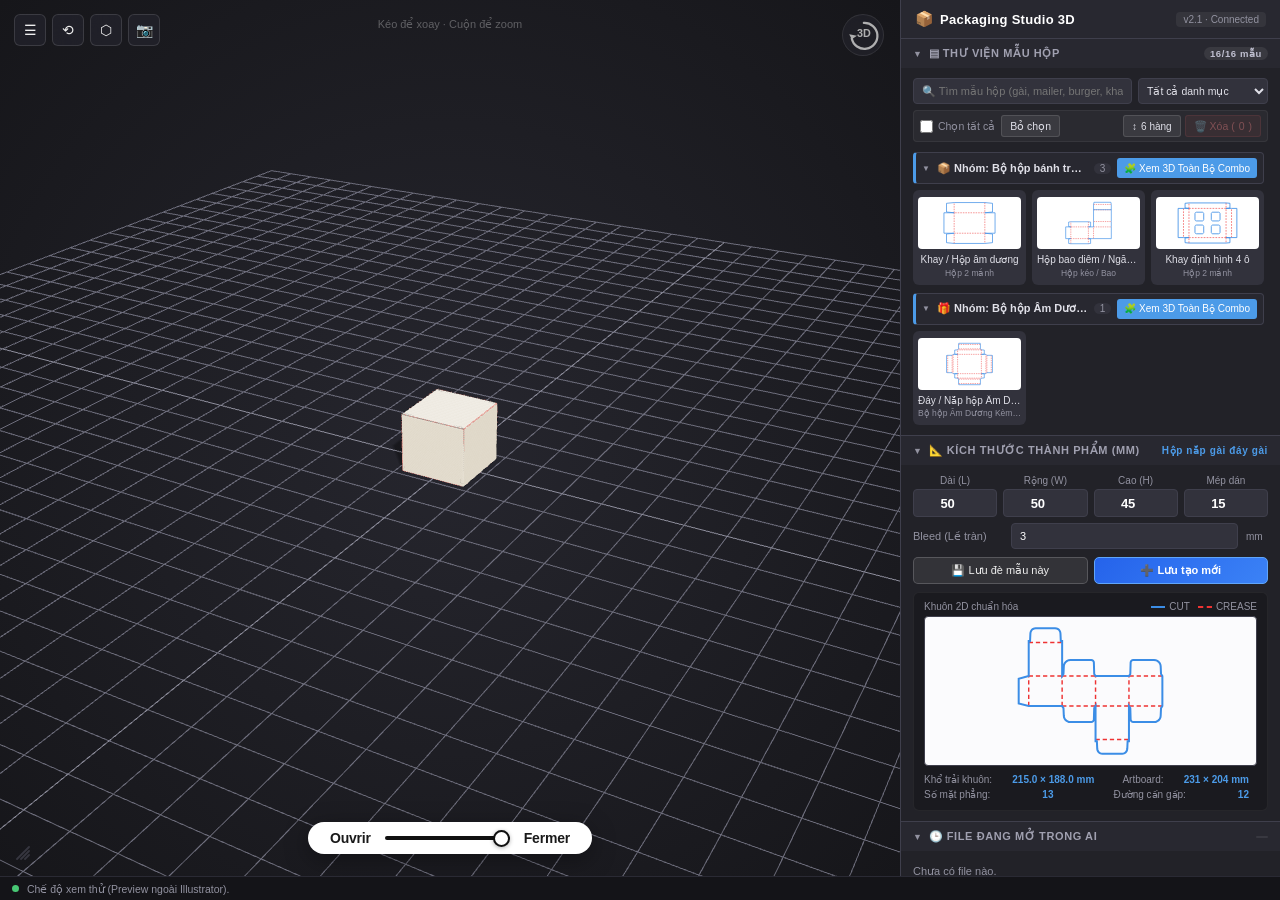
<file: PackagingStudio3D/index.html>
<!DOCTYPE html>
<html lang="vi">
<head>
  <meta charset="UTF-8"/>
  <meta name="viewport" content="width=device-width,initial-scale=1"/>
  <title>Packaging Studio 3D</title>
  <link rel="stylesheet" href="css/style.css"/>
</head>
<body>

<!-- ═══ APP CONTAINER (Side-by-side hoặc Stacked) ═══ -->
<div id="app-layout">

  <!-- ═══ 3D VIEWPORT CONTAINER (Cột trái) ═══ -->
  <div id="viewport-pane">
    <div id="viewport-wrap">
      <canvas id="canvas3d"></canvas>

      <!-- Pacdora 3D Badge -->
      <div class="pacdora-badge-3d" id="btn-3d-badge" title="Đặt lại góc nhìn 3D">
        <svg viewBox="0 0 44 44" width="38" height="38" fill="none">
          <path d="M 23 8 A 15 15 0 1 1 9 26" stroke="#cccccc" stroke-width="2.6" stroke-linecap="round"/>
          <polygon points="6,21 9,27 15,23" fill="#cccccc"/>
          <text x="23" y="24" text-anchor="middle" font-family="Segoe UI, sans-serif" font-weight="800" font-size="12.5" fill="#cccccc">3D</text>
        </svg>
      </div>

      <!-- Top Tools trên Viewport (Ảnh 2) -->
      <div id="viewport-tools">
        <button class="vp-btn" id="btn-toggle-sidebar" title="Ẩn/Hiện thanh điều khiển (Mở rộng góc nhìn)">☰</button>
        <button class="vp-btn" id="btn-reset-cam" title="Đặt lại camera">⟲</button>
        <button class="vp-btn" id="btn-toggle-wire" title="Khung dây Wireframe">⬡</button>
        <button class="vp-btn" id="btn-screenshot" title="Chụp ảnh 3D">📷</button>
      </div>

      <div id="rotate-hint">Kéo để xoay · Cuộn để zoom</div>
      <div id="doc-badge" class="doc-badge" title="Mô hình 3D đang theo file này"></div>

      <!-- Resize Grip -->
      <div class="pacdora-resize-grip">
        <svg width="18" height="18" viewBox="0 0 18 18">
          <line x1="3" y1="15" x2="15" y2="3" stroke="#666677" stroke-width="1.8" stroke-linecap="round"/>
          <line x1="7" y1="15" x2="15" y2="7" stroke="#666677" stroke-width="1.8" stroke-linecap="round"/>
          <line x1="11" y1="15" x2="15" y2="11" stroke="#666677" stroke-width="1.8" stroke-linecap="round"/>
        </svg>
      </div>

      <!-- Pacdora Floating Slider Pill (Ảnh 2) -->
      <div class="pacdora-slider-pill-wrap">
        <div class="pacdora-slider-pill">
          <span class="pill-ouvr">Ouvrir</span>
          <input type="range" id="slider-main-pill" min="0" max="100" value="100" step="0.5"/>
          <span class="pill-ferm">Fermer</span>
        </div>
      </div>
    </div>
  </div>

  <!-- ═══ CONTROLS SIDEBAR (Cột phải) ═══ -->
  <div id="controls-pane">

    <!-- Header Panel -->
    <div id="header">
      <div style="display:flex;align-items:center;gap:6px">
        <span style="font-size:15px">📦</span>
        <h1>Packaging Studio 3D</h1>
      </div>
      <span class="version" id="app-version">v2.1 · Connected</span>
    </div>

    <!-- Controls Body -->
    <div id="controls">

      <!-- ① Thư viện mẫu hộp & Search/Filter -->
      <div class="section collapsible" id="sec-library">
        <div class="section-header" data-toggle="sec-library">
          <div class="sec-title">
            <span class="toggle-icon">▼</span>
            <span>▤ Thư viện mẫu hộp</span>
          </div>
          <div style="display:flex;align-items:center;gap:6px">
            <span id="tpl-count" class="badge-count"></span>
          </div>
        </div>
        <div class="section-body">
          <div class="search-filter-box">
            <input type="text" id="tpl-search" placeholder="🔍 Tìm mẫu hộp (gài, mailer, burger, khay, túi...)" />
            <select id="tpl-category-filter">
              <option value="all">Tất cả danh mục</option>
              <option value="Khuôn đã lưu">⭐ Khuôn đã lưu / Tùy chỉnh</option>
              <option value="Hộp 2 mảnh">Hộp âm dương (Lid & Base)</option>
              <option value="Túi giấy">Túi giấy Kraft (Tote Bag)</option>
              <option value="Hộp gài">Hộp gài (Tuck End)</option>
              <option value="Hộp dẹp / Ship">Hộp dẹp / Pizza / Mailer / Burger</option>
              <option value="Hộp kéo / Bao">Hộp bao diêm / Ngăn kéo</option>
              <option value="Khuôn bóc tách tự do">🔍 Khuôn AI đã bóc tách</option>
            </select>
          </div>

          <!-- Thanh công cụ Chọn nhiều / Xóa hàng loạt & Mở rộng 3/6 Cột -->
          <div class="batch-bar" id="batch-bar">
            <div style="display:flex;align-items:center;gap:6px">
              <label class="batch-check-label">
                <input type="checkbox" id="chk-select-all" /> Chọn tất cả
              </label>
              <button class="batch-btn batch-btn-secondary" id="btn-deselect-all" title="Bỏ chọn tất cả các mẫu">
                Bỏ chọn
              </button>
            </div>
            <div style="display:flex;align-items:center;gap:4px">
              <button class="btn-toggle-rows" id="btn-toggle-rows" title="Mở rộng xem 6 hàng mẫu (thay vì 3 hàng)">
                ↕ <span id="rows-label">6 hàng</span>
              </button>
              <button class="batch-btn batch-delete" id="btn-batch-delete" title="Xóa các mẫu được chọn">
                🗑️ Xóa (<span id="batch-selected-count">0</span>)
              </button>
            </div>
          </div>

          <div class="tpl-grid" id="tpl-grid"></div>
        </div>
      </div>

      <!-- ② Kích thước & Thông số khuôn (Chia 2 cột theo ảnh 2) -->
      <div class="section collapsible" id="sec-params">
        <div class="section-header" data-toggle="sec-params">
          <div class="sec-title">
            <span class="toggle-icon">▼</span>
            <span>📐 Kích thước thành phẩm (mm)</span>
          </div>
          <span id="tpl-name-label" class="badge-hl"></span>
        </div>
        <div class="section-body">
          <div class="param-grid" id="param-grid"></div>
          <div class="row" style="margin-top:6px">
            <label>Bleed (Lề tràn)</label>
            <input type="number" id="inp-bleed" value="3" min="0" max="15" step="0.5"/>
            <span class="unit">mm</span>
          </div>

          <!-- Nút lưu: Lưu đè & Lưu thành mẫu mới -->
          <div class="save-actions-row">
            <button class="btn-save-overwrite" id="btn-save-overwrite" title="Lưu đè các kích thước này vào mẫu đang chọn trong thư viện">
              💾 Lưu đè mẫu này
            </button>
            <button class="btn-save-as-new" id="btn-save-as-new" title="Lưu kích thước này thành một mẫu mới riêng biệt trong thư viện">
              ➕ Lưu tạo mới
            </button>
          </div>

          <!-- Thông số khuôn bế live -->
          <div class="dieline-live-box">
            <div class="dl-preview2d-title">Khuôn 2D chuẩn hóa <span class="lg-legend"><i class="lg-cut"></i>CUT <i class="lg-crease"></i>CREASE</span></div>
            <div class="dl-preview2d" id="dieline-preview2d"></div>
            <div class="dl-row">
              <span class="dl-lbl">Khổ trải khuôn:</span>
              <span class="dl-val" id="info-size">—</span>
              <span class="dl-lbl">Artboard:</span>
              <span class="dl-val" id="info-ab">—</span>
            </div>
            <div class="dl-row">
              <span class="dl-lbl">Số mặt phẳng:</span>
              <span class="dl-val" id="info-panels">—</span>
              <span class="dl-lbl">Đường cấn gấp:</span>
              <span class="dl-val" id="info-creases">—</span>
            </div>
          </div>
        </div>
      </div>

      <!-- ③ File đang mở trong Illustrator -->
      <div class="section collapsible" id="sec-files">
        <div class="section-header" data-toggle="sec-files">
          <div class="sec-title">
            <span class="toggle-icon">▼</span>
            <span>🕒 File đang mở trong AI</span>
          </div>
          <span id="doc-count" class="badge-count"></span>
        </div>
        <div class="section-body">
          <div class="doc-list" id="doc-list">
            <div class="doc-empty">Chưa có file nào.</div>
          </div>
          <label class="chk-row">
            <input type="checkbox" id="chk-follow"/> 3D tự đổi theo file đang chọn
          </label>
        </div>
      </div>

      <!-- ④ Thao tác -->
      <div class="section collapsible" id="sec-actions">
        <div class="section-header" data-toggle="sec-actions">
          <div class="sec-title">
            <span class="toggle-icon">▼</span>
            <span>⚡ Thao tác</span>
          </div>
        </div>
        <div class="section-body">
          <div class="action-grid">
            <button class="btn btn-primary" id="btn-scan-dieline" style="grid-column: 1 / -1; background: linear-gradient(135deg, #2563eb, #7c3aed); font-weight: 600;" title="Quét mọi đường khuôn (Cắt & Cấn) trong file Illustrator này và biến thành 3D">
              ⚡ Quét khuôn AI này → Dựng 3D (Tự Do)
            </button>
            <label class="chk-row" style="grid-column: 1 / -1; margin:0">
              <input type="checkbox" id="chk-auto-rebuild2d" checked/> Tự vẽ lại khuôn 2D chuẩn sang artboard mới sau khi quét
            </label>
            <button class="btn btn-secondary" id="btn-rebuild-2d" style="grid-column: 1 / -1;" title="Vẽ lại khuôn đang xem (hoặc cả combo) chuẩn kỹ thuật: CUT xanh dương, CREASE đỏ nét đứt, BLEED xanh lá — sang artboard mới">
              📐 Vẽ lại khuôn 2D chuẩn → Artboard mới
            </button>
            <button class="btn btn-secondary" id="btn-new-doc" title="Tạo file AI mới với khuôn 2D chuẩn kỹ thuật">
              ✚ Tạo file mới
            </button>
            <button class="btn btn-secondary" id="btn-update-doc" title="Vẽ lại khuôn vào file đang mở (giữ nguyên thiết kế ARTWORK)">
              ↻ Áp vào file này
            </button>
            <button class="btn btn-action" id="btn-sync-texture" title="Lấy toàn bộ thiết kế layer ARTWORK dán lên mô hình 3D real-time">
              🎨 Sync Artwork
            </button>
            <button class="btn btn-action" id="btn-export-mockup" title="Xuất ảnh PNG Mockup 3D sắc nét và tự động mở thư mục">
              💾 Xuất mockup
            </button>
          </div>
        </div>
      </div>

      <!-- ⑤ Vật liệu & Hiển thị -->
      <div class="section collapsible" id="sec-materials">
        <div class="section-header" data-toggle="sec-materials">
          <div class="sec-title">
            <span class="toggle-icon">▼</span>
            <span>🎨 Vật liệu & Hiển thị</span>
          </div>
        </div>
        <div class="section-body">
          <div class="mat-chips">
            <div class="mat-chip active" data-mat="kraft">🤎 Kraft</div>
            <div class="mat-chip" data-mat="ivory">🤍 Ivory</div>
            <div class="mat-chip" data-mat="flute">📦 Sóng E</div>
            <div class="mat-chip" data-mat="matte_black">🖤 Đen nhám</div>
            <div class="mat-chip" data-mat="gold_foil">✨ Ép kim vàng</div>
            <div class="mat-chip" data-mat="silver_foil">🥈 Ép kim bạc</div>
          </div>

          <div style="display:flex; gap:6px; margin: 8px 0;">
            <button class="btn btn-secondary" id="btn-mode-toggle" style="flex:1">🎁 Mở nắp</button>
            <button class="btn btn-secondary" id="btn-autoplay" style="flex:1">▶ Auto Play</button>
          </div>

          <div class="slider-row">
            <label>Gập hộp</label>
            <input type="range" id="slider-lid" min="0" max="100" value="100" step="0.5"/>
            <span class="slider-val" id="lid-val">Đóng</span>
          </div>
          <div class="slider-row">
            <label>Ánh sáng</label>
            <input type="range" id="slider-light" min="0" max="100" value="65"/>
            <span class="slider-val" id="light-val">65%</span>
          </div>
        </div>
      </div>

      <div style="height:48px"></div>
    </div>

  </div> <!-- /#controls-pane -->

</div> <!-- /#app-layout -->

<!-- Statusbar -->
<div id="statusbar">
  <div class="dot"></div>
  <span id="status-text">Đang kết nối Illustrator...</span>
</div>

<script src="js/three.min.js"></script>
<script src="js/OrbitControls.js"></script>
<script src="js/CSInterface.js"></script>
<script src="js/ps3d_core.js"></script>
<!-- Các mẫu hộp mở rộng -->
<script src="templates/reverse_tuck.js"></script>
<script src="templates/straight_tuck.js"></script>
<script src="templates/tray.js"></script>
<script src="templates/mailer_box.js"></script>
<script src="templates/crash_lock.js"></script>
<script src="templates/sleeve_drawer.js"></script>
<script src="templates/tote_bag.js"></script>
<script src="templates/burger_box.js"></script>
<script src="templates/gable_box.js"></script>
<script src="templates/rsc_carton.js"></script>
<script src="templates/fries_box.js"></script>
<script src="templates/chicken_bag.js"></script>
<script src="templates/cake_box.js"></script>
<script src="templates/divider_tray.js"></script>
<script src="templates/envelope.js"></script>
<script src="templates/double_wall_tray.js"></script>
<script src="js/main.js"></script>
</body>
</html>
</file>
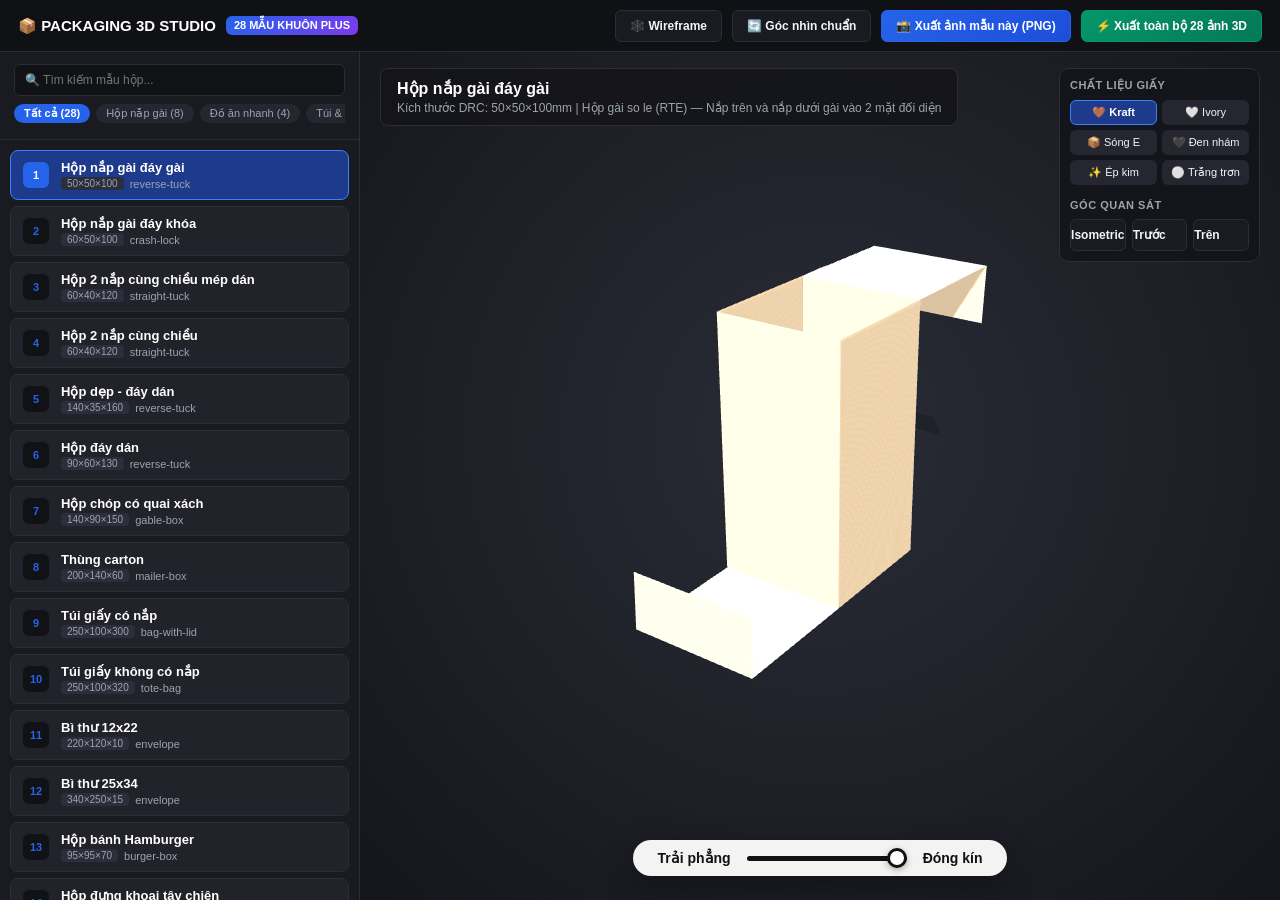
<file: review_3d_gallery.html>
<!DOCTYPE html>
<html lang="vi">
<head>
  <meta charset="UTF-8"/>
  <meta name="viewport" content="width=device-width, initial-scale=1.0"/>
  <title>Packaging 3D Mockup Studio — Bóc Tách & Mô Phỏng Toàn Bộ Bộ Khuôn</title>
  <style>
    :root {
      --bg: #121316;
      --panel: #1a1b20;
      --panel-border: #2c2d36;
      --accent: #2563eb;
      --accent-hover: #1d4ed8;
      --text: #f3f4f6;
      --text-dim: #9ca3af;
      --card-bg: #21222a;
      --card-hover: #292a34;
      --card-active: #1e3a8a;
    }
    * { box-sizing: border-box; margin: 0; padding: 0; }
    body {
      background: var(--bg);
      color: var(--text);
      font-family: -apple-system, BlinkMacSystemFont, "Segoe UI", Roboto, Helvetica, Arial, sans-serif;
      height: 100vh;
      overflow: hidden;
      display: flex;
      flex-direction: column;
    }

    /* TOP BAR */
    #top-bar {
      height: 52px;
      background: #101114;
      border-bottom: 1px solid var(--panel-border);
      display: flex;
      align-items: center;
      justify-content: space-between;
      padding: 0 18px;
      z-index: 20;
    }
    .brand {
      display: flex;
      align-items: center;
      gap: 10px;
      font-size: 15px;
      font-weight: 700;
      color: #fff;
    }
    .badge {
      background: linear-gradient(135deg, #2563eb, #7c3aed);
      color: #fff;
      font-size: 11px;
      padding: 3px 8px;
      border-radius: 6px;
      font-weight: 600;
    }
    .top-actions {
      display: flex;
      align-items: center;
      gap: 10px;
    }
    .btn {
      height: 32px;
      padding: 0 14px;
      border-radius: 6px;
      font-size: 12px;
      font-weight: 600;
      cursor: pointer;
      border: 1px solid var(--panel-border);
      background: var(--panel);
      color: var(--text);
      display: inline-flex;
      align-items: center;
      gap: 6px;
      transition: all 0.15s ease;
    }
    .btn:hover { background: #262730; color: #fff; }
    .btn-primary {
      background: linear-gradient(135deg, #2563eb, #1d4ed8);
      border-color: #2563eb;
      color: #fff;
    }
    .btn-primary:hover {
      background: linear-gradient(135deg, #1d4ed8, #1e40af);
    }
    .btn-success {
      background: linear-gradient(135deg, #059669, #047857);
      border-color: #059669;
      color: #fff;
    }
    .btn-success:hover {
      background: linear-gradient(135deg, #047857, #065f46);
    }

    /* MAIN LAYOUT */
    #layout {
      flex: 1;
      display: flex;
      height: calc(100vh - 52px);
      overflow: hidden;
    }

    /* SIDEBAR THƯ VIỆN 28 MẪU */
    #sidebar {
      width: 360px;
      background: var(--panel);
      border-right: 1px solid var(--panel-border);
      display: flex;
      flex-direction: column;
      overflow: hidden;
    }
    .sidebar-header {
      padding: 12px 14px;
      border-bottom: 1px solid var(--panel-border);
      display: flex;
      flex-direction: column;
      gap: 8px;
    }
    .search-box {
      width: 100%;
      height: 32px;
      background: #111215;
      border: 1px solid var(--panel-border);
      border-radius: 6px;
      padding: 0 10px;
      color: #fff;
      font-size: 12px;
      outline: none;
    }
    .search-box:focus { border-color: var(--accent); }
    .filter-pills {
      display: flex;
      gap: 6px;
      overflow-x: auto;
      padding-bottom: 4px;
    }
    .pill {
      padding: 3px 10px;
      border-radius: 12px;
      background: #252630;
      color: var(--text-dim);
      font-size: 11px;
      cursor: pointer;
      white-space: nowrap;
      user-select: none;
    }
    .pill.active {
      background: var(--accent);
      color: #fff;
      font-weight: 600;
    }

    .models-list {
      flex: 1;
      overflow-y: auto;
      padding: 10px;
      display: flex;
      flex-direction: column;
      gap: 6px;
    }
    .model-card {
      background: var(--card-bg);
      border: 1px solid var(--panel-border);
      border-radius: 8px;
      padding: 9px 12px;
      cursor: pointer;
      transition: all 0.15s ease;
      display: flex;
      align-items: center;
      gap: 12px;
    }
    .model-card:hover {
      background: var(--card-hover);
      border-color: #3b3d4a;
    }
    .model-card.active {
      background: var(--card-active);
      border-color: #3b82f6;
    }
    .m-num {
      width: 26px;
      height: 26px;
      background: #111215;
      border-radius: 6px;
      display: flex;
      align-items: center;
      justify-content: center;
      font-size: 11px;
      font-weight: 700;
      color: var(--accent);
    }
    .model-card.active .m-num {
      background: #2563eb;
      color: #fff;
    }
    .m-info {
      flex: 1;
      min-width: 0;
    }
    .m-title {
      font-size: 13px;
      font-weight: 600;
      color: #fff;
      white-space: nowrap;
      overflow: hidden;
      text-overflow: ellipsis;
    }
    .m-sub {
      font-size: 11px;
      color: var(--text-dim);
      margin-top: 2px;
      display: flex;
      align-items: center;
      gap: 6px;
    }
    .m-tag {
      background: #2d2e3b;
      padding: 1px 6px;
      border-radius: 4px;
      font-size: 10px;
    }

    /* 3D VIEWPORT */
    #viewport-pane {
      flex: 1;
      position: relative;
      background: radial-gradient(circle at 50% 45%, #2a2c36 0%, #15161c 100%);
      display: flex;
      flex-direction: column;
      overflow: hidden;
    }
    #canvas-container {
      flex: 1;
      width: 100%;
      height: 100%;
      position: relative;
      cursor: grab;
    }
    #canvas-container:active { cursor: grabbing; }
    #canvas3d { width: 100% !important; height: 100% !important; display: block; }

    /* VIEWPORT OVERLAYS */
    .view-info-badge {
      position: absolute;
      top: 16px;
      left: 20px;
      background: rgba(20, 21, 26, 0.85);
      backdrop-filter: blur(8px);
      border: 1px solid var(--panel-border);
      border-radius: 8px;
      padding: 10px 16px;
      pointer-events: none;
    }
    .view-info-badge h2 {
      font-size: 16px;
      font-weight: 700;
      color: #fff;
    }
    .view-info-badge p {
      font-size: 12px;
      color: var(--text-dim);
      margin-top: 3px;
    }

    /* PACDORA BOTTOM SLIDER PILL */
    .slider-pill-wrap {
      position: absolute;
      bottom: 24px;
      left: 0;
      right: 0;
      display: flex;
      justify-content: center;
      pointer-events: none;
      z-index: 10;
    }
    .slider-pill {
      pointer-events: auto;
      background: rgba(255, 255, 255, 0.95);
      border-radius: 9999px;
      padding: 10px 24px;
      display: flex;
      align-items: center;
      gap: 16px;
      box-shadow: 0 10px 30px rgba(0, 0, 0, 0.35);
      font-size: 14px;
      font-weight: 600;
      color: #111;
    }
    .slider-pill input[type="range"] {
      -webkit-appearance: none;
      width: 160px;
      height: 5px;
      background: #111;
      border-radius: 3px;
      outline: none;
      cursor: pointer;
    }
    .slider-pill input[type="range"]::-webkit-slider-thumb {
      -webkit-appearance: none;
      width: 20px;
      height: 20px;
      border-radius: 50%;
      background: #fff;
      border: 3px solid #111;
      cursor: pointer;
      box-shadow: 0 2px 6px rgba(0,0,0,0.3);
    }

    /* MATERIAL & CONTROLS TOOLBAR (Right Floating) */
    .right-tools {
      position: absolute;
      top: 16px;
      right: 20px;
      background: rgba(20, 21, 26, 0.88);
      backdrop-filter: blur(8px);
      border: 1px solid var(--panel-border);
      border-radius: 10px;
      padding: 10px;
      display: flex;
      flex-direction: column;
      gap: 8px;
      z-index: 10;
    }
    .tool-label {
      font-size: 11px;
      font-weight: 600;
      color: var(--text-dim);
      text-transform: uppercase;
      letter-spacing: 0.5px;
    }
    .mat-chips {
      display: grid;
      grid-template-columns: 1fr 1fr;
      gap: 5px;
    }
    .m-chip {
      padding: 5px 8px;
      border-radius: 6px;
      background: #252630;
      font-size: 11px;
      cursor: pointer;
      text-align: center;
      border: 1px solid transparent;
      user-select: none;
    }
    .m-chip.active {
      border-color: #3b82f6;
      background: #1e3a8a;
      color: #fff;
      font-weight: 600;
    }
    .btn-row {
      display: flex;
      gap: 6px;
    }

    /* TOAST NOTIFICATION */
    #toast {
      position: fixed;
      bottom: 24px;
      right: 24px;
      background: #10b981;
      color: #fff;
      padding: 10px 18px;
      border-radius: 8px;
      font-size: 13px;
      font-weight: 600;
      box-shadow: 0 8px 24px rgba(0,0,0,0.3);
      opacity: 0;
      transform: translateY(20px);
      transition: all 0.25s ease;
      z-index: 100;
      pointer-events: none;
    }
    #toast.show {
      opacity: 1;
      transform: translateY(0);
    }

    /* BATCH EXPORT MODAL */
    #batch-modal {
      display: none;
      position: fixed;
      inset: 0;
      background: rgba(0, 0, 0, 0.75);
      backdrop-filter: blur(4px);
      z-index: 150;
      align-items: center;
      justify-content: center;
    }
    .modal-box {
      width: 440px;
      background: var(--panel);
      border: 1px solid var(--panel-border);
      border-radius: 12px;
      padding: 24px;
      display: flex;
      flex-direction: column;
      gap: 16px;
    }
    .progress-bar-wrap {
      width: 100%;
      height: 8px;
      background: #111215;
      border-radius: 4px;
      overflow: hidden;
    }
    .progress-bar {
      width: 0%;
      height: 100%;
      background: linear-gradient(90deg, #2563eb, #10b981);
      transition: width 0.1s linear;
    }
  </style>
</head>
<body>

  <!-- TOP BAR -->
  <div id="top-bar">
    <div class="brand">
      <span>📦 PACKAGING 3D STUDIO</span>
      <span class="badge">28 MẪU KHUÔN PLUS</span>
    </div>
    <div class="top-actions">
      <button class="btn" id="btn-toggle-wire">🕸️ Wireframe</button>
      <button class="btn" id="btn-reset-cam">🔄 Góc nhìn chuẩn</button>
      <button class="btn btn-primary" id="btn-export-current">📸 Xuất ảnh mẫu này (PNG)</button>
      <button class="btn btn-success" id="btn-batch-export">⚡ Xuất toàn bộ 28 ảnh 3D</button>
    </div>
  </div>

  <!-- MAIN LAYOUT -->
  <div id="layout">

    <!-- SIDEBAR 28 MẪU -->
    <div id="sidebar">
      <div class="sidebar-header">
        <input type="text" class="search-box" id="inp-search" placeholder="🔍 Tìm kiếm mẫu hộp..."/>
        <div class="filter-pills" id="filter-pills">
          <div class="pill active" data-group="all">Tất cả (28)</div>
          <div class="pill" data-group="tuck">Hộp nắp gài (8)</div>
          <div class="pill" data-group="fastfood">Đồ ăn nhanh (4)</div>
          <div class="pill" data-group="bag_env">Túi & Bì thư (4)</div>
          <div class="pill" data-group="mooncake">Bánh trung thu (7)</div>
          <div class="pill" data-group="cake">Bánh sinh nhật (1)</div>
          <div class="pill" data-group="amduong">Âm Dương (4)</div>
        </div>
      </div>
      <div class="models-list" id="models-list"></div>
    </div>

    <!-- 3D VIEWPORT -->
    <div id="viewport-pane">
      <div id="canvas-container">
        <canvas id="canvas3d"></canvas>
      </div>

      <!-- Badge thông tin mẫu đang xem -->
      <div class="view-info-badge">
        <h2 id="cur-name">Hộp nắp gài đáy gài</h2>
        <p id="cur-meta">Kích thước: 50×50×100mm | Dạng hộp: Reverse Tuck End</p>
      </div>

      <!-- Right Floating Tools -->
      <div class="right-tools">
        <span class="tool-label">Chất liệu giấy</span>
        <div class="mat-chips">
          <div class="m-chip active" data-mat="kraft">🤎 Kraft</div>
          <div class="m-chip" data-mat="ivory">🤍 Ivory</div>
          <div class="m-chip" data-mat="flute">📦 Sóng E</div>
          <div class="m-chip" data-mat="black">🖤 Đen nhám</div>
          <div class="m-chip" data-mat="gold">✨ Ép kim</div>
          <div class="m-chip" data-mat="white">⚪ Trắng trơn</div>
        </div>

        <span class="tool-label" style="margin-top:6px">Góc quan sát</span>
        <div class="btn-row">
          <button class="btn" style="flex:1;padding:0" id="btn-view-iso">Isometric</button>
          <button class="btn" style="flex:1;padding:0" id="btn-view-front">Trước</button>
          <button class="btn" style="flex:1;padding:0" id="btn-view-top">Trên</button>
        </div>
      </div>

      <!-- Pacdora Floating Slider Pill -->
      <div class="slider-pill-wrap">
        <div class="slider-pill">
          <span>Trải phẳng</span>
          <input type="range" id="slider-fold" min="0" max="100" value="100" step="0.5"/>
          <span>Đóng kín</span>
        </div>
      </div>

    </div>
  </div>

  <!-- Toast -->
  <div id="toast">Thông báo</div>

  <!-- Batch Export Modal -->
  <div id="batch-modal">
    <div class="modal-box">
      <h3 style="color:#fff;font-size:16px;">⚡ Đang xuất 28 ảnh Mockup 3D...</h3>
      <p style="color:var(--text-dim);font-size:13px;" id="batch-status-text">Đang chuẩn bị dựng hình...</p>
      <div class="progress-bar-wrap">
        <div class="progress-bar" id="batch-progress-bar"></div>
      </div>
      <p style="font-size:11px;color:#6b7280;">Ảnh sẽ được lưu tự động với độ phân giải cao 1400×1000px.</p>
    </div>
  </div>

  <!-- Three.js & OrbitControls -->
  <script src="PackagingStudio3D/js/three.min.js"></script>
  <script src="PackagingStudio3D/js/OrbitControls.js"></script>

  <!-- Script logic mô phỏng 28 mẫu hộp -->
  <script>
  (function () {
    // ═════════════════════════════════════════════════════════════════════════
    // DANH SÁCH 28 MẪU BAO BÌ CHUẨN TỪ FILE TẤT CẢ BỘ KHUÔN HỘP PLUS.PDF
    // ═════════════════════════════════════════════════════════════════════════
    var MODELS = [
      // 1. Nhóm HỘP NẮP GÀI & ĐÁY DÁN (8 mẫu góc trên bên trái)
      {
        id: '01_hop_nap_gai_day_gai',
        name: 'Hộp nắp gài đáy gài',
        group: 'tuck',
        boxType: 'reverse-tuck',
        drc: { L: 50, W: 50, H: 100 },
        desc: 'Hộp gài so le (RTE) — Nắp trên và nắp dưới gài vào 2 mặt đối diện'
      },
      {
        id: '02_hop_nap_gai_day_khoa',
        name: 'Hộp nắp gài đáy khóa',
        group: 'tuck',
        boxType: 'crash-lock',
        drc: { L: 60, W: 50, H: 100 },
        desc: 'Hộp đáy gài khóa tự động (Auto Crash Lock Bottom) chịu lực nặng'
      },
      {
        id: '03_hop_2_nap_cung_chieu_mep_dan',
        name: 'Hộp 2 nắp cùng chiều mép dán',
        group: 'tuck',
        boxType: 'straight-tuck',
        drc: { L: 60, W: 40, H: 120 },
        desc: 'Hộp gài cùng chiều (STE) có mép dán góc bên thân'
      },
      {
        id: '04_hop_2_nap_cung_chieu',
        name: 'Hộp 2 nắp cùng chiều',
        group: 'tuck',
        boxType: 'straight-tuck',
        drc: { L: 60, W: 40, H: 120 },
        desc: 'Straight Tuck End (STE) — Cả nắp trên và nắp đáy gập cùng 1 hướng'
      },
      {
        id: '05_hop_dep_day_dan',
        name: 'Hộp dẹp - đáy dán',
        group: 'tuck',
        boxType: 'reverse-tuck',
        drc: { L: 140, W: 35, H: 160 },
        desc: 'Hộp dẹt dạng khay đứng mỏng cho vỉ thuốc, khẩu trang, mỹ phẩm'
      },
      {
        id: '06_hop_day_dan',
        name: 'Hộp đáy dán',
        group: 'tuck',
        boxType: 'reverse-tuck',
        drc: { L: 90, W: 60, H: 130 },
        desc: 'Hộp nắp gài trên, đáy dán cố định 1-2-3 chắc chắn'
      },
      {
        id: '07_hop_chop_co_quai_xach',
        name: 'Hộp chóp có quai xách',
        group: 'tuck',
        boxType: 'gable-box',
        drc: { L: 140, W: 90, H: 150 },
        desc: 'Hộp chóp mái nhà có quai xách gài đan chéo (Gable Handle Box)'
      },
      {
        id: '08_thung_carton',
        name: 'Thùng carton',
        group: 'tuck',
        boxType: 'mailer-box',
        drc: { L: 200, W: 140, H: 60 },
        desc: 'Thùng carton gập nắp gài tai khóa (FEFCO 0427 / Mailer Box)'
      },

      // 2. Nhóm TÚI GIẤY & BÌ THƯ (4 mẫu)
      {
        id: '09_tui_giay_co_nap',
        name: 'Túi giấy có nắp',
        group: 'bag_env',
        boxType: 'bag-with-lid',
        drc: { L: 250, W: 100, H: 300 },
        desc: 'Túi giấy kraft có nắp đậy gập phía trên kèm quai xách'
      },
      {
        id: '10_tui_giay_ko_co_nap',
        name: 'Túi giấy không có nắp',
        group: 'bag_env',
        boxType: 'tote-bag',
        drc: { L: 250, W: 100, H: 320 },
        desc: 'Túi giấy xách tay tiêu chuẩn đục lỗ xỏ dây quai xoắn'
      },
      {
        id: '11_bi_thu_12x22',
        name: 'Bì thư 12x22',
        group: 'bag_env',
        boxType: 'envelope',
        drc: { L: 220, W: 120, H: 10 },
        desc: 'Phong bì thư văn phòng chuẩn 12×22cm nắp dán keo'
      },
      {
        id: '12_bi_thu_25x34',
        name: 'Bì thư 25x34',
        group: 'bag_env',
        boxType: 'envelope',
        drc: { L: 340, W: 250, H: 15 },
        desc: 'Phong bì tài liệu / Catalogue A4+ chuẩn 25×34cm'
      },

      // 3. Nhóm COMBO ĐỒ ĂN NHANH (4 mẫu)
      {
        id: '13_hop_banh_hamburger',
        name: 'Hộp bánh Hamburger',
        group: 'fastfood',
        boxType: 'burger-box',
        drc: { L: 95, W: 95, H: 70 },
        desc: 'Hộp Hamburger Clamshell gập liền thân có lưỡi khóa mặt trước (9.5×9.5×7cm)'
      },
      {
        id: '14_hop_dung_khoai_tay_chien',
        name: 'Hộp đựng khoai tây chiên',
        group: 'fastfood',
        boxType: 'fries-box',
        drc: { L: 70, W: 50, H: 95 },
        desc: 'Khay chóp xòe đựng khoai tây chiên / gà nugget vát lưng cao'
      },
      {
        id: '15_hop_ga_vuong_nap_gap',
        name: 'Hộp gà vuông - nắp gập',
        group: 'fastfood',
        boxType: 'reverse-tuck',
        drc: { L: 130, W: 130, H: 60 },
        desc: 'Hộp gà rán nắp gập vuông đáy khóa tiện lợi (13×13×6cm)'
      },
      {
        id: '16_tui_dung_ga_ran',
        name: 'Túi đựng gà rán',
        group: 'fastfood',
        boxType: 'tote-bag',
        drc: { L: 200, W: 100, H: 300 },
        desc: 'Túi giấy thấm dầu đựng gà rán khổ trải 62×37cm (20×10×30cm)'
      },

      // 4. Nhóm HỘP BÁNH SINH NHẬT (1 mẫu)
      {
        id: '17_hop_banh_sinh_nhat',
        name: 'Hộp bánh sinh nhật',
        group: 'cake',
        boxType: 'cake-box',
        drc: { L: 260, W: 260, H: 180 },
        desc: 'Hộp bánh kem quai xách chốt đan chéo + Cửa sổ kính mica trong suốt (26×26×18cm)'
      },

      // 5. Nhóm BỘ HỘP BÁNH TRUNG THU NẮP RÚT (6 chi tiết)
      {
        id: '18_vo_hop_me_nap_rut',
        name: 'Vỏ hộp mẹ dạng ống rút',
        group: 'mooncake',
        boxType: 'sleeve-drawer',
        drc: { L: 320, W: 255, H: 75 },
        desc: 'Ống bao ngoài hộp mẹ dạng rút (Outer Sliding Sleeve)'
      },
      {
        id: '19_khay_day_hop_me',
        name: 'Khay đáy hộp mẹ',
        group: 'mooncake',
        boxType: 'tray',
        drc: { L: 315, W: 250, H: 72 },
        desc: 'Khay đáy ngăn kéo lồng bên trong vỏ ống rút'
      },
      {
        id: '20_khay_dinh_hinh_4_o',
        name: 'Khay định hình 4 ô',
        group: 'mooncake',
        boxType: 'divider-tray',
        drc: { L: 305, W: 240, H: 45 },
        desc: 'Khay ngăn chia 4 ô đựng bánh trung thu cao cấp'
      },
      {
        id: '21_hop_con_trung_thu',
        name: 'Hộp con đựng bánh trung thu',
        group: 'mooncake',
        boxType: 'reverse-tuck',
        drc: { L: 85, W: 85, H: 55 },
        desc: 'Hộp con đựng 1 bánh nắp gài vuông vức (8.5×8.5×5.5cm)'
      },
      {
        id: '22_hop_tra',
        name: 'Hộp trà trung thu',
        group: 'mooncake',
        boxType: 'reverse-tuck',
        drc: { L: 75, W: 75, H: 140 },
        desc: 'Hộp trụ đứng đựng trà đi kèm bộ trung thu (7.5×7.5×14cm)'
      },
      {
        id: '23_combo_trung_thu_full',
        name: 'COMBO Bộ hộp trung thu (Ráp hoàn chỉnh)',
        group: 'mooncake',
        boxType: 'combo-mooncake',
        drc: { L: 320, W: 255, H: 75 },
        desc: 'Mô phỏng phối cảnh toàn bộ vỏ hộp rút mở hờ lộ 4 hộp con và hộp trà bên trong'
      },

      // 6. Nhóm HỘP BÁNH TRUNG THU 2 BÁNH (1 mẫu)
      {
        id: '24_hop_trung_thu_2_banh',
        name: 'Hộp bánh trung thu 2 bánh',
        group: 'mooncake',
        boxType: 'reverse-tuck',
        drc: { L: 180, W: 95, H: 60 },
        desc: 'Hộp chữ nhật nắp gài chứa 2 hộp bánh con (18×9.5×6cm)'
      },

      // 7. Nhóm BỘ HỘP ÂM DƯƠNG KÈM TÚI (4 mẫu)
      {
        id: '25_bo_am_duong_day_hop',
        name: 'Đáy hộp âm dương',
        group: 'amduong',
        boxType: 'tray',
        drc: { L: 370, W: 300, H: 70 },
        desc: 'Khay đáy hộp âm dương cứng cáp (DRC: 37×30×7cm)'
      },
      {
        id: '26_bo_am_duong_nap_hop',
        name: 'Nắp hộp âm dương',
        group: 'amduong',
        boxType: 'tray',
        drc: { L: 375, W: 305, H: 40 },
        desc: 'Nắp hộp âm dương úp ngoài lọt lòng (DRC: 37.5×30.5×4cm)'
      },
      {
        id: '27_bo_am_duong_tui_giay',
        name: 'Túi giấy xách ngoài (Âm Dương)',
        group: 'amduong',
        boxType: 'tote-bag',
        drc: { L: 385, W: 80, H: 315 },
        desc: 'Túi giấy quà tặng đồng bộ đựng trọn hộp âm dương (38.5×8×31.5cm)'
      },
      {
        id: '28_combo_am_duong_full',
        name: 'COMBO Bộ hộp Âm Dương + Túi (Ráp hoàn chỉnh)',
        group: 'amduong',
        boxType: 'combo-amduong',
        drc: { L: 385, W: 305, H: 315 },
        desc: 'Phối cảnh 3D hoàn chỉnh gồm Đáy hộp, Nắp đậy hờ và Túi giấy đặt cạnh nhau'
      }
    ];

    // ═════════════════════════════════════════════════════════════════════════
    // THREE.JS SETUP & STUDIO ENVIRONMENT
    // ═════════════════════════════════════════════════════════════════════════
    var container = document.getElementById('canvas-container');
    var canvas = document.getElementById('canvas3d');

    var renderer = new THREE.WebGLRenderer({
      canvas: canvas,
      antialias: true,
      alpha: true,
      preserveDrawingBuffer: true
    });
    renderer.setPixelRatio(Math.min(window.devicePixelRatio || 1, 2));
    renderer.shadowMap.enabled = true;
    renderer.shadowMap.type = THREE.PCFSoftShadowMap;

    var scene = new THREE.Scene();
    var camera = new THREE.PerspectiveCamera(40, 1, 1, 5000);
    var controls = new THREE.OrbitControls(camera, canvas);
    controls.enableDamping = true;
    controls.dampingFactor = 0.08;
    controls.maxPolarAngle = Math.PI / 2 + 0.05;

    // Ánh sáng Studio 3 điểm
    var ambientLight = new THREE.AmbientLight(0xffffff, 0.72);
    scene.add(ambientLight);

    var dirLight1 = new THREE.DirectionalLight(0xfff8f0, 0.95);
    dirLight1.position.set(250, 450, 300);
    dirLight1.castShadow = true;
    dirLight1.shadow.mapSize.width = 2048;
    dirLight1.shadow.mapSize.height = 2048;
    dirLight1.shadow.camera.near = 10;
    dirLight1.shadow.camera.far = 1500;
    var d = 300;
    dirLight1.shadow.camera.left = -d;
    dirLight1.shadow.camera.right = d;
    dirLight1.shadow.camera.top = d;
    dirLight1.shadow.camera.bottom = -d;
    dirLight1.shadow.bias = -0.0005;
    scene.add(dirLight1);

    var dirLight2 = new THREE.DirectionalLight(0xdbeafe, 0.45);
    dirLight2.position.set(-280, 200, -200);
    scene.add(dirLight2);

    var softLight = new THREE.DirectionalLight(0xffffff, 0.3);
    softLight.position.set(0, -100, 200);
    scene.add(softLight);

    // Mặt sàn đổ bóng
    var shadowGeo = new THREE.PlaneGeometry(2500, 2500);
    var shadowMat = new THREE.ShadowMaterial({ opacity: 0.18 });
    var shadowPlane = new THREE.Mesh(shadowGeo, shadowMat);
    shadowPlane.rotation.x = -Math.PI / 2;
    shadowPlane.position.y = -0.1;
    shadowPlane.receiveShadow = true;
    scene.add(shadowPlane);

    // Root Group chứa mô hình 3D
    var currentModelGroup = new THREE.Group();
    scene.add(currentModelGroup);

    // ═════════════════════════════════════════════════════════════════════════
    // TEXTURE & VẬT LIỆU GIẤY CHUYÊN NGHIỆP
    // ═════════════════════════════════════════════════════════════════════════
    function makePaperTexture(type) {
      var cv = document.createElement('canvas');
      cv.width = 512; cv.height = 512;
      var ctx = cv.getContext('2d');

      var baseColor = '#e5cca8', grainColor = 'rgba(70,40,15,0.06)';
      if (type === 'ivory') { baseColor = '#faf9f5'; grainColor = 'rgba(0,0,0,0.025)'; }
      else if (type === 'flute') { baseColor = '#cfb48f'; grainColor = 'rgba(40,20,5,0.08)'; }
      else if (type === 'black') { baseColor = '#242426'; grainColor = 'rgba(255,255,255,0.04)'; }
      else if (type === 'gold') { baseColor = '#e2ba55'; grainColor = 'rgba(255,255,255,0.15)'; }
      else if (type === 'white') { baseColor = '#ffffff'; grainColor = 'rgba(0,0,0,0.015)'; }

      ctx.fillStyle = baseColor;
      ctx.fillRect(0, 0, 512, 512);

      // Noise grain
      var imgData = ctx.getImageData(0, 0, 512, 512);
      var data = imgData.data;
      for (var i = 0; i < data.length; i += 4) {
        var noise = (Math.random() - 0.5) * (type === 'kraft' ? 18 : 6);
        data[i] = Math.min(255, Math.max(0, data[i] + noise));
        data[i+1] = Math.min(255, Math.max(0, data[i+1] + noise));
        data[i+2] = Math.min(255, Math.max(0, data[i+2] + noise));
      }
      ctx.putImageData(imgData, 0, 0);

      var tex = new THREE.CanvasTexture(cv);
      tex.wrapS = tex.wrapT = THREE.RepeatWrapping;
      tex.repeat.set(2, 2);
      return tex;
    }

    var textures = {
      kraft: makePaperTexture('kraft'),
      ivory: makePaperTexture('ivory'),
      flute: makePaperTexture('flute'),
      black: makePaperTexture('black'),
      gold: makePaperTexture('gold'),
      white: makePaperTexture('white')
    };

    var currentMaterialName = 'kraft';
    var isWireframe = false;

    function getPaperMaterial(subType, side) {
      var tex = textures[currentMaterialName] || textures.kraft;
      var rough = 0.72, metal = 0.04;
      if (currentMaterialName === 'ivory') { rough = 0.55; }
      else if (currentMaterialName === 'gold') { rough = 0.28; metal = 0.85; }
      else if (currentMaterialName === 'black') { rough = 0.85; }

      return new THREE.MeshStandardMaterial({
        map: tex,
        roughness: rough,
        metalness: metal,
        side: side || THREE.DoubleSide,
        wireframe: isWireframe
      });
    }

    // ═════════════════════════════════════════════════════════════════════════
    // THUẬT TOÁN DỰNG HÌNH HỌC 3D VÀ ĐÓNG MỞ (KINEMATICS) CHO TỪNG LOẠI HỘP
    // ═════════════════════════════════════════════════════════════════════════
    var state = {
      activeModel: MODELS[0],
      sliderVal: 100 // 100 = Đóng kín, 0 = Trải phẳng
    };

    // Helper tạo Mesh hộp chữ nhật cơ bản
    function createBoxPanel(w, h, mat) {
      var shape = new THREE.Shape();
      shape.moveTo(0, 0);
      shape.lineTo(w, 0);
      shape.lineTo(w, h);
      shape.lineTo(0, h);
      shape.closePath();
      var geo = new THREE.ShapeGeometry(shape);
      var m = new THREE.Mesh(geo, mat || getPaperMaterial());
      m.castShadow = m.receiveShadow = true;
      return m;
    }

    // Xây dựng mô hình 3D thực tế theo loại hộp
    function build3DModel(model, tFold) {
      var grp = new THREE.Group();
      var t = tFold / 100.0; // 0 -> 1
      var drc = model.drc;
      var L = drc.L, W = drc.W, H = drc.H;
      var mat = getPaperMaterial();

      function ease(p) { p = Math.max(0, Math.min(1, p)); return p * p * (3 - 2 * p); }
      var bAngle = ease(t / 0.45) * (Math.PI / 2);
      var lidAngle = ease((t - 0.45) / 0.35) * (Math.PI / 2);
      var tuckAngle = ease((t - 0.75) / 0.25) * (Math.PI / 2 + 0.05);

      // ── 1. HỘP GÀI SO LE (Reverse Tuck End) & ĐÁY KHÓA (Crash-Lock) ──
      if (model.boxType === 'reverse-tuck' || model.boxType === 'straight-tuck' || model.boxType === 'crash-lock') {
        // Mặt 1 (Front)
        var p1 = createBoxPanel(L, H, mat);
        grp.add(p1);

        // Mép dán bên trái
        var glueTab = createBoxPanel(15, H, mat);
        glueTab.position.set(0, 0, 0);
        glueTab.rotation.y = bAngle * 1.02;
        p1.add(glueTab);

        // Mặt 2 (Hông phải)
        var p2Pivot = new THREE.Group();
        p2Pivot.position.set(L, 0, 0);
        p1.add(p2Pivot);
        p2Pivot.rotation.y = -bAngle;
        var p2 = createBoxPanel(W, H, mat);
        p2Pivot.add(p2);

        // Mặt 3 (Back)
        var p3Pivot = new THREE.Group();
        p3Pivot.position.set(W, 0, 0);
        p2Pivot.add(p3Pivot);
        p3Pivot.rotation.y = -bAngle;
        var p3 = createBoxPanel(L, H, mat);
        p3Pivot.add(p3);

        // Mặt 4 (Hông trái)
        var p4Pivot = new THREE.Group();
        p4Pivot.position.set(L, 0, 0);
        p3Pivot.add(p4Pivot);
        p4Pivot.rotation.y = -bAngle;
        var p4 = createBoxPanel(W, H, mat);
        p4Pivot.add(p4);

        // Nắp trên (Top Lid)
        var topPivot = new THREE.Group();
        topPivot.position.set(0, H, 0);
        p1.add(topPivot);
        topPivot.rotation.x = -lidAngle;
        var topLid = createBoxPanel(L, W, mat);
        topPivot.add(topLid);

        // Lưỡi gài nắp trên (Tuck Flap with notches)
        var topTuckPivot = new THREE.Group();
        topTuckPivot.position.set(0, W, 0);
        topLid.add(topTuckPivot);
        topTuckPivot.rotation.x = -tuckAngle;
        var topTuck = createBoxPanel(L, Math.min(W * 0.45, 25), mat);
        topTuckPivot.add(topTuck);

        // Đáy hộp (Bottom)
        if (model.boxType === 'crash-lock') {
          // Đáy khóa tự động (2 tai chốt xéo vát 45 độ)
          var b1Pivot = new THREE.Group();
          b1Pivot.position.set(0, 0, 0);
          p1.add(b1Pivot);
          b1Pivot.rotation.x = lidAngle;
          var b1 = createBoxPanel(L, W * 0.65, mat);
          b1Pivot.add(b1);

          var b3Pivot = new THREE.Group();
          b3Pivot.position.set(0, 0, 0);
          p3.add(b3Pivot);
          b3Pivot.rotation.x = lidAngle;
          var b3 = createBoxPanel(L, W * 0.65, mat);
          b3Pivot.add(b3);
        } else {
          // Đáy gài so le (nắp đáy gắn vào p3)
          var targetBottomPanel = (model.boxType === 'straight-tuck') ? p1 : p3;
          var botPivot = new THREE.Group();
          botPivot.position.set(0, 0, 0);
          targetBottomPanel.add(botPivot);
          botPivot.rotation.x = lidAngle;
          var botLid = createBoxPanel(L, W, mat);
          botLid.position.set(0, -W, 0);
          botPivot.add(botLid);

          var botTuckPivot = new THREE.Group();
          botTuckPivot.position.set(0, 0, 0);
          botLid.add(botTuckPivot);
          botTuckPivot.rotation.x = tuckAngle;
          var botTuck = createBoxPanel(L, Math.min(W * 0.45, 25), mat);
          botTuck.position.set(0, -Math.min(W * 0.45, 25), 0);
          botTuckPivot.add(botTuck);
        }

        // Căn giữa hộp
        var bodyP = ease(t / 0.45);
        grp.position.set(-L / 2 * bodyP, 0, -W / 2 * bodyP);
      }

      // ── 2. HỘP KHAY ÂM DƯƠNG (Tray Lid & Base) ──
      else if (model.boxType === 'tray') {
        var base = createBoxPanel(L, W, mat);
        grp.add(base);

        var wallAngle = ease(t) * (Math.PI / 2);

        // 4 vách hông gập lên 90 độ
        var wFront = createBoxPanel(L, H, mat);
        wFront.rotation.x = wallAngle;
        base.add(wFront);

        var wBackPivot = new THREE.Group();
        wBackPivot.position.set(0, W, 0);
        base.add(wBackPivot);
        wBackPivot.rotation.x = -wallAngle;
        var wBack = createBoxPanel(L, H, mat);
        wBackPivot.add(wBack);

        var wLeftPivot = new THREE.Group();
        wLeftPivot.position.set(0, 0, 0);
        base.add(wLeftPivot);
        wLeftPivot.rotation.y = -wallAngle;
        var wLeft = createBoxPanel(H, W, mat);
        wLeftPivot.add(wLeft);

        var wRightPivot = new THREE.Group();
        wRightPivot.position.set(L, 0, 0);
        base.add(wRightPivot);
        wRightPivot.rotation.y = wallAngle;
        var wRight = createBoxPanel(H, W, mat);
        wRightPivot.add(wRight);

        // Đặt đáy nằm phẳng trên sàn
        base.rotation.x = -Math.PI / 2;
        grp.position.set(-L / 2, 0, W / 2);
      }

      // ── 3. THÙNG CARTON MAILER BOX (FEFCO 0427) ──
      else if (model.boxType === 'mailer-box') {
        var mBase = createBoxPanel(L, W, mat);
        grp.add(mBase);
        mBase.rotation.x = -Math.PI / 2;

        var mWallAngle = ease(t * 1.2) * (Math.PI / 2);
        var mLidAngle = ease((t - 0.4) / 0.6) * (Math.PI / 2 + 0.05);

        // Vách trước cuộn đôi
        var mFront = createBoxPanel(L, H, mat);
        mFront.rotation.x = mWallAngle;
        mBase.add(mFront);

        // Vách sau nối nắp liền
        var mBackPivot = new THREE.Group();
        mBackPivot.position.set(0, W, 0);
        mBase.add(mBackPivot);
        mBackPivot.rotation.x = -mWallAngle;
        var mBack = createBoxPanel(L, H, mat);
        mBackPivot.add(mBack);

        // Nắp trên gắn vào đỉnh vách sau
        var mLidPivot = new THREE.Group();
        mLidPivot.position.set(0, H, 0);
        mBackPivot.add(mLidPivot);
        mLidPivot.rotation.x = -mLidAngle;
        var mLid = createBoxPanel(L, W, mat);
        mLidPivot.add(mLid);

        // 2 tai khóa hông của nắp (Lid wings)
        var wingL = createBoxPanel(H * 0.9, W, mat);
        wingL.rotation.y = Math.PI / 2;
        mLid.add(wingL);

        var wingRPivot = new THREE.Group();
        wingRPivot.position.set(L, 0, 0);
        mLid.add(wingRPivot);
        wingRPivot.rotation.y = -Math.PI / 2;
        var wingR = createBoxPanel(H * 0.9, W, mat);
        wingRPivot.add(wingR);

        // Lưỡi gài trước nắp
        var mTuckPivot = new THREE.Group();
        mTuckPivot.position.set(0, W, 0);
        mLid.add(mTuckPivot);
        mTuckPivot.rotation.x = -Math.PI / 2;
        var mTuck = createBoxPanel(L, H * 0.85, mat);
        mTuckPivot.add(mTuck);

        // 2 Vách hông cuộn đôi của đáy
        var mSideL = createBoxPanel(H, W, mat);
        mSideL.rotation.y = -mWallAngle;
        mBase.add(mSideL);

        var mSideRPivot = new THREE.Group();
        mSideRPivot.position.set(L, 0, 0);
        mBase.add(mSideRPivot);
        mSideRPivot.rotation.y = mWallAngle;
        var mSideR = createBoxPanel(H, W, mat);
        mSideRPivot.add(mSideR);

        grp.position.set(-L / 2, 0, W / 2);
      }

      // ── 4. HỘP BÁNH HAMBURGER (Clamshell) ──
      else if (model.boxType === 'burger-box') {
        var baseTray = createBoxPanel(L, W, mat);
        grp.add(baseTray);
        baseTray.rotation.x = -Math.PI / 2;

        var bWall = ease(t * 1.1) * (Math.PI / 2 - 0.1);
        var bLidA = ease((t - 0.3) / 0.7) * (Math.PI / 2 + 0.12);

        // 4 vách đáy hơi vát góc
        var bFront = createBoxPanel(L, H * 0.55, mat);
        bFront.rotation.x = bWall;
        baseTray.add(bFront);

        var bLeft = createBoxPanel(H * 0.55, W, mat);
        bLeft.rotation.y = -bWall;
        baseTray.add(bLeft);

        var bRightPivot = new THREE.Group();
        bRightPivot.position.set(L, 0, 0);
        baseTray.add(bRightPivot);
        bRightPivot.rotation.y = bWall;
        var bRight = createBoxPanel(H * 0.55, W, mat);
        bRightPivot.add(bRight);

        // Vách sau bản lề nối lên nắp vòm
        var bBackPivot = new THREE.Group();
        bBackPivot.position.set(0, W, 0);
        baseTray.add(bBackPivot);
        bBackPivot.rotation.x = -bWall;
        var bBack = createBoxPanel(L, H * 0.55, mat);
        bBackPivot.add(bBack);

        // Nắp trên (Top Lid Clamshell)
        var bLidPivot = new THREE.Group();
        bLidPivot.position.set(0, H * 0.55, 0);
        bBackPivot.add(bLidPivot);
        bLidPivot.rotation.x = -bLidA;
        var bTopLid = createBoxPanel(L, W, mat);
        bLidPivot.add(bTopLid);

        // Lưỡi khóa trước nắp úp xuống
        var bLockPivot = new THREE.Group();
        bLockPivot.position.set(0, W, 0);
        bTopLid.add(bLockPivot);
        bLockPivot.rotation.x = -Math.PI / 2;
        var bLock = createBoxPanel(L, 20, mat);
        bLockPivot.add(bLock);

        grp.position.set(-L / 2, 0, W / 2);
      }

      // ── 5. HỘP CHÓP CÓ QUAI XÁCH (Gable Box) ──
      else if (model.boxType === 'gable-box') {
        var gFront = createBoxPanel(L, H * 0.65, mat);
        grp.add(gFront);

        // Hông trái và phải có nếp gấp tam giác (gusset)
        var gLPivot = new THREE.Group();
        gFront.add(gLPivot);
        gLPivot.rotation.y = -Math.PI / 2;
        var gL = createBoxPanel(W, H * 0.65, mat);
        gLPivot.add(gL);

        var gRPivot = new THREE.Group();
        gRPivot.position.set(L, 0, 0);
        gFront.add(gRPivot);
        gRPivot.rotation.y = Math.PI / 2;
        var gR = createBoxPanel(W, H * 0.65, mat);
        gRPivot.add(gR);

        // Mặt sau
        var gBPivot = new THREE.Group();
        gRPivot.add(gBPivot);
        gBPivot.position.set(W, 0, 0);
        gBPivot.rotation.y = Math.PI / 2;
        var gBack = createBoxPanel(L, H * 0.65, mat);
        gBPivot.add(gBack);

        // Mái chóp trước vát 45 độ lên đỉnh
        var roofFront = createBoxPanel(L, H * 0.45, mat);
        roofFront.position.set(0, H * 0.65, 0);
        roofFront.rotation.x = -Math.PI / 4 * ease(t);
        gFront.add(roofFront);

        // Mái chóp sau vát 45 độ đối xứng
        var roofBack = createBoxPanel(L, H * 0.45, mat);
        roofBack.position.set(0, H * 0.65, 0);
        roofBack.rotation.x = Math.PI / 4 * ease(t);
        gBack.add(roofBack);

        // Quai xách đỉnh chóp đan vào nhau
        var handleF = createBoxPanel(L * 0.7, 35, mat);
        handleF.position.set(L * 0.15, H * 0.45, 0);
        roofFront.add(handleF);

        grp.position.set(-L / 2, 0, -W / 2);
      }

      // ── 6. TÚI GIẤY (Tote Bag & Bag With Lid) ──
      else if (model.boxType === 'tote-bag' || model.boxType === 'bag-with-lid') {
        var tFront = createBoxPanel(L, H, mat);
        grp.add(tFront);

        var sideGussetAngle = Math.PI / 2;
        var tLPivot = new THREE.Group();
        tFront.add(tLPivot);
        tLPivot.rotation.y = -sideGussetAngle;
        var tL = createBoxPanel(W, H, mat);
        tLPivot.add(tL);

        var tRPivot = new THREE.Group();
        tRPivot.position.set(L, 0, 0);
        tFront.add(tRPivot);
        tRPivot.rotation.y = sideGussetAngle;
        var tR = createBoxPanel(W, H, mat);
        tRPivot.add(tR);

        var tBPivot = new THREE.Group();
        tRPivot.add(tBPivot);
        tBPivot.position.set(W, 0, 0);
        tBPivot.rotation.y = sideGussetAngle;
        var tBack = createBoxPanel(L, H, mat);
        tBPivot.add(tBack);

        // Đáy túi gập phẳng
        var tBase = createBoxPanel(L, W, mat);
        tBase.rotation.x = Math.PI / 2;
        tFront.add(tBase);

        // Dây xách quai xoắn
        var ropeMat = new THREE.MeshStandardMaterial({ color: 0x333333, roughness: 0.8 });
        var ropeCurveF = new THREE.CubicBezierCurve3(
          new THREE.Vector3(L * 0.28, H - 10, 2),
          new THREE.Vector3(L * 0.28, H + 65, 10),
          new THREE.Vector3(L * 0.72, H + 65, 10),
          new THREE.Vector3(L * 0.72, H - 10, 2)
        );
        var ropeGeoF = new THREE.TubeGeometry(ropeCurveF, 24, 3.5, 8, false);
        var ropeMeshF = new THREE.Mesh(ropeGeoF, ropeMat);
        tFront.add(ropeMeshF);

        var ropeCurveB = new THREE.CubicBezierCurve3(
          new THREE.Vector3(L * 0.28, H - 10, -2),
          new THREE.Vector3(L * 0.28, H + 65, -10),
          new THREE.Vector3(L * 0.72, H + 65, -10),
          new THREE.Vector3(L * 0.72, H - 10, -2)
        );
        var ropeGeoB = new THREE.TubeGeometry(ropeCurveB, 24, 3.5, 8, false);
        var ropeMeshB = new THREE.Mesh(ropeGeoB, ropeMat);
        tBack.add(ropeMeshB);

        // Nắp gập nếu là túi có nắp
        if (model.boxType === 'bag-with-lid') {
          var bagLidPivot = new THREE.Group();
          bagLidPivot.position.set(0, H, 0);
          tBack.add(bagLidPivot);
          bagLidPivot.rotation.x = -Math.PI / 2 * ease(t);
          var bagLid = createBoxPanel(L, W + 35, mat);
          bagLidPivot.add(bagLid);
        }

        grp.position.set(-L / 2, 0, -W / 2);
      }

      // ── 7. BÌ THƯ (Envelope 12x22 & 25x34) ──
      else if (model.boxType === 'envelope') {
        var envFront = createBoxPanel(L, W, mat);
        grp.add(envFront);

        // Nắp sau gập 180 độ
        var envBack = createBoxPanel(L, W * 0.9, mat);
        envBack.position.set(0, 0, 0.5);
        envFront.add(envBack);

        // Nắp niêm phong tam giác trên đỉnh
        var envFlapPivot = new THREE.Group();
        envFlapPivot.position.set(0, W, 0.6);
        envFront.add(envFlapPivot);
        envFlapPivot.rotation.x = -Math.PI * ease(t);
        var flapShape = new THREE.Shape();
        flapShape.moveTo(0, 0);
        flapShape.lineTo(L, 0);
        flapShape.lineTo(L / 2, Math.min(W * 0.5, 55));
        flapShape.closePath();
        var flapMesh = new THREE.Mesh(new THREE.ShapeGeometry(flapShape), mat);
        envFlapPivot.add(flapMesh);

        envFront.rotation.x = -Math.PI / 2;
        grp.position.set(-L / 2, 1, W / 2);
      }

      // ── 8. HỘP BÁNH SINH NHẬT CÓ QUAI XÁCH & CỬA SỔ KÍNH MICA ──
      else if (model.boxType === 'cake-box') {
        var cBase = createBoxPanel(L, W, mat);
        grp.add(cBase);
        cBase.rotation.x = -Math.PI / 2;

        // 4 vách hộp bánh
        var cF = createBoxPanel(L, H, mat);
        cF.rotation.x = Math.PI / 2;
        cBase.add(cF);

        // Cửa sổ kính Mica trong suốt trên mặt trước
        var winMat = new THREE.MeshPhysicalMaterial({
          color: 0xffffff,
          transmission: 0.95,
          opacity: 1,
          transparent: true,
          roughness: 0.05,
          ior: 1.5
        });
        var winMesh = new THREE.Mesh(new THREE.PlaneGeometry(L * 0.55, H * 0.5), winMat);
        winMesh.position.set(L / 2, H * 0.45, 0.5);
        cF.add(winMesh);

        var cB = createBoxPanel(L, H, mat);
        cB.position.set(0, W, 0);
        cB.rotation.x = -Math.PI / 2;
        cBase.add(cB);

        var cL = createBoxPanel(H, W, mat);
        cL.rotation.y = -Math.PI / 2;
        cBase.add(cL);

        var cR = createBoxPanel(H, W, mat);
        cR.position.set(L, 0, 0);
        cR.rotation.y = Math.PI / 2;
        cBase.add(cR);

        // 2 cánh quai xách trên đỉnh khép lại
        var cHandleF = createBoxPanel(L, H * 0.35, mat);
        cHandleF.position.set(0, H, 0);
        cHandleF.rotation.x = -Math.PI / 4 * ease(t);
        cF.add(cHandleF);

        var cHandleB = createBoxPanel(L, H * 0.35, mat);
        cHandleB.position.set(0, H, 0);
        cHandleB.rotation.x = Math.PI / 4 * ease(t);
        cB.add(cHandleB);

        grp.position.set(-L / 2, 0, W / 2);
      }

      // ── 9. HỘP ĐỰNG KHOAI TÂY CHIÊN (Fries Scoop) ──
      else if (model.boxType === 'fries-box') {
        var frBase = createBoxPanel(L * 0.65, W * 0.7, mat);
        grp.add(frBase);
        frBase.rotation.x = -Math.PI / 2;

        // Vách trước lượn sóng thấp
        var frFront = createBoxPanel(L, H * 0.75, mat);
        frFront.rotation.x = Math.PI / 2 - 0.25;
        frBase.add(frFront);

        // Vách sau cao chót vót vát cong
        var frBack = createBoxPanel(L, H * 1.35, mat);
        frBack.position.set(0, W * 0.7, 0);
        frBack.rotation.x = -Math.PI / 2 + 0.15;
        frBase.add(frBack);

        grp.position.set(-L / 2, 0, W / 2);
      }

      // ── 10. VỎ HỘP MẸ ỐNG RÚT (Sleeve Drawer) & KHAY ĐỊNH HÌNH ──
      else if (model.boxType === 'sleeve-drawer' || model.boxType === 'divider-tray') {
        var slBase = createBoxPanel(L, W, mat);
        grp.add(slBase);
        slBase.rotation.x = -Math.PI / 2;

        var slF = createBoxPanel(L, H, mat);
        slF.rotation.x = Math.PI / 2;
        slBase.add(slF);

        var slB = createBoxPanel(L, H, mat);
        slB.position.set(0, W, 0);
        slB.rotation.x = -Math.PI / 2;
        slBase.add(slB);

        var slTop = createBoxPanel(L, W, mat);
        slTop.position.set(0, H, 0);
        slTop.rotation.x = -Math.PI / 2;
        slF.add(slTop);

        grp.position.set(-L / 2, 0, W / 2);
      }

      // ── 11. COMBO PHỐI CẢNH TOÀN BỘ (Âm Dương & Trung Thu) ──
      else if (model.boxType === 'combo-amduong') {
        // Đáy hộp âm dương nằm dưới
        var botTray = build3DModel({ boxType: 'tray', drc: { L: 370, W: 300, H: 70 } }, 100);
        grp.add(botTray);

        // Nắp hộp âm dương đặt hé mở 35% trên đỉnh
        var topLidM = build3DModel({ boxType: 'tray', drc: { L: 375, W: 305, H: 40 } }, 100);
        topLidM.position.set(40, 60, -40);
        topLidM.rotation.y = 0.12;
        grp.add(topLidM);

        // Túi giấy đứng bên cạnh
        var bagM = build3DModel({ boxType: 'tote-bag', drc: { L: 385, W: 80, H: 315 } }, 100);
        bagM.position.set(-260, 0, 80);
        bagM.rotation.y = 0.35;
        grp.add(bagM);
      }
      else if (model.boxType === 'combo-mooncake') {
        // Hộp mẹ ống rút
        var slv = build3DModel({ boxType: 'sleeve-drawer', drc: { L: 320, W: 255, H: 75 } }, 100);
        grp.add(slv);

        // Khay ngăn kéo rút hờ 120mm ra ngoài
        var inDrawer = build3DModel({ boxType: 'tray', drc: { L: 315, W: 250, H: 72 } }, 100);
        inDrawer.position.set(130, 1, 0);
        grp.add(inDrawer);

        // 4 hộp con xếp ngay ngắn trong khay
        for (var ci = 0; ci < 4; ci++) {
          var cBox = build3DModel({ boxType: 'reverse-tuck', drc: { L: 85, W: 85, H: 55 } }, 100);
          var cxOff = 45 + (ci % 2) * 95;
          var czOff = -50 + Math.floor(ci / 2) * 95;
          cBox.position.set(cxOff, 4, czOff);
          grp.add(cBox);
        }

        // Hộp trà cao đứng bên cạnh khay
        var teaB = build3DModel({ boxType: 'reverse-tuck', drc: { L: 75, W: 75, H: 140 } }, 100);
        teaB.position.set(245, 4, 0);
        grp.add(teaB);
      }

      return grp;
    }

    // ═════════════════════════════════════════════════════════════════════════
    // RENDER CONTROLLER & CAMERA FIT
    // ═════════════════════════════════════════════════════════════════════════
    function renderActiveModel() {
      // Dọn dẹp mô hình cũ
      while (currentModelGroup.children.length > 0) {
        var obj = currentModelGroup.children[0];
        currentModelGroup.remove(obj);
      }

      var modelObj = build3DModel(state.activeModel, state.sliderVal);
      currentModelGroup.add(modelObj);

      // Cập nhật thông tin UI
      document.getElementById('cur-name').textContent = state.activeModel.name;
      var d = state.activeModel.drc;
      document.getElementById('cur-meta').textContent =
        'Kích thước DRC: ' + d.L + '×' + d.W + '×' + d.H + 'mm | ' + state.activeModel.desc;
    }

    function fitCamera(keepAngle) {
      var d = state.activeModel.drc;
      var maxDim = Math.max(d.L, d.W, d.H, 120);
      var dist = maxDim * 2.5;

      if (!keepAngle) {
        // Góc Isometric Pacdora chuẩn
        camera.position.set(dist * 0.72, dist * 0.75, dist * 1.05);
      }
      controls.target.set(0, d.H * 0.35, 0);
      camera.near = 1;
      camera.far = dist * 25;
      camera.updateProjectionMatrix();
      controls.update();
    }

    function onResize() {
      var w = container.clientWidth;
      var h = container.clientHeight;
      if (w === 0 || h === 0) return;
      renderer.setSize(w, h);
      camera.aspect = w / h;
      camera.updateProjectionMatrix();
    }
    window.addEventListener('resize', onResize);

    // Vòng lặp render
    function animate() {
      requestAnimationFrame(animate);
      controls.update();
      renderer.render(scene, camera);
    }

    // ═════════════════════════════════════════════════════════════════════════
    // RENDER DANH SÁCH 28 THẺ MẪU TRONG SIDEBAR
    // ═════════════════════════════════════════════════════════════════════════
    function renderSidebar() {
      var list = document.getElementById('models-list');
      list.innerHTML = '';
      var q = document.getElementById('inp-search').value.toLowerCase().trim();
      var activeFilter = document.querySelector('.pill.active').dataset.group;

      var filtered = MODELS.filter(function (m) {
        var matchGroup = (activeFilter === 'all') || (m.group === activeFilter);
        var matchText = !q || m.name.toLowerCase().indexOf(q) !== -1 || m.desc.toLowerCase().indexOf(q) !== -1;
        return matchGroup && matchText;
      });

      filtered.forEach(function (m, idx) {
        var card = document.createElement('div');
        card.className = 'model-card' + (m.id === state.activeModel.id ? ' active' : '');
        card.innerHTML =
          '<div class="m-num">' + (idx + 1) + '</div>' +
          '<div class="m-info">' +
            '<div class="m-title">' + m.name + '</div>' +
            '<div class="m-sub">' +
              '<span class="m-tag">' + m.drc.L + '×' + m.drc.W + '×' + m.drc.H + '</span>' +
              '<span>' + m.boxType + '</span>' +
            '</div>' +
          '</div>';

        card.addEventListener('click', function () {
          state.activeModel = m;
          document.querySelectorAll('.model-card').forEach(function (c) { c.classList.remove('active'); });
          card.classList.add('active');
          renderActiveModel();
          fitCamera(false);
          showToast('Đang xem: ' + m.name);
        });

        list.appendChild(card);
      });
    }

    // Filter pills
    document.getElementById('filter-pills').addEventListener('click', function (e) {
      var p = e.target.closest('.pill');
      if (!p) return;
      document.querySelectorAll('.pill').forEach(function (el) { el.classList.remove('active'); });
      p.classList.add('active');
      renderSidebar();
    });

    document.getElementById('inp-search').addEventListener('input', renderSidebar);

    // ═════════════════════════════════════════════════════════════════════════
    // CONTROLS & EVENT LISTENERS
    // ═════════════════════════════════════════════════════════════════════════
    // Thanh trượt gập mở
    var foldSlider = document.getElementById('slider-fold');
    foldSlider.addEventListener('input', function () {
      state.sliderVal = parseFloat(this.value);
      renderActiveModel();
    });

    // Wireframe toggle
    document.getElementById('btn-toggle-wire').addEventListener('click', function () {
      isWireframe = !isWireframe;
      this.classList.toggle('active', isWireframe);
      renderActiveModel();
    });

    // Reset camera
    document.getElementById('btn-reset-cam').addEventListener('click', function () {
      fitCamera(false);
    });

    // Đổi góc nhìn
    document.getElementById('btn-view-iso').addEventListener('click', function () { fitCamera(false); });
    document.getElementById('btn-view-front').addEventListener('click', function () {
      var d = state.activeModel.drc;
      camera.position.set(0, d.H * 0.5, Math.max(d.L, d.W, d.H) * 2.8);
      controls.target.set(0, d.H * 0.5, 0);
      controls.update();
    });
    document.getElementById('btn-view-top').addEventListener('click', function () {
      var d = state.activeModel.drc;
      camera.position.set(0, Math.max(d.L, d.W, d.H) * 3.2, 0.01);
      controls.target.set(0, 0, 0);
      controls.update();
    });

    // Chọn chất liệu giấy
    document.querySelectorAll('.m-chip').forEach(function (chip) {
      chip.addEventListener('click', function () {
        document.querySelectorAll('.m-chip').forEach(function (c) { c.classList.remove('active'); });
        chip.classList.add('active');
        currentMaterialName = chip.dataset.mat;
        renderActiveModel();
        showToast('Đã đổi chất liệu: ' + chip.textContent);
      });
    });

    // Toast
    function showToast(msg) {
      var t = document.getElementById('toast');
      t.textContent = msg;
      t.classList.add('show');
      setTimeout(function () { t.classList.remove('show'); }, 2200);
    }

    // ═════════════════════════════════════════════════════════════════════════
    // XUẤT ẢNH MOCKUP 3D (PNG) CHO 1 MẪU HOẶC TOÀN BỘ 28 MẪU
    // ═════════════════════════════════════════════════════════════════════════
    function captureCurrentCanvas(filename) {
      renderer.render(scene, camera);
      var dataUrl = canvas.toDataURL('image/png');
      var a = document.createElement('a');
      a.href = dataUrl;
      a.download = filename || (state.activeModel.id + '.png');
      a.click();
    }

    document.getElementById('btn-export-current').addEventListener('click', function () {
      captureCurrentCanvas(state.activeModel.id + '.png');
      showToast('✓ Đã tải về ảnh: ' + state.activeModel.name);
    });

    // Batch Export toàn bộ 28 ảnh 3D
    document.getElementById('btn-batch-export').addEventListener('click', function () {
      runBatchExport();
    });

    function runBatchExport(onComplete) {
      var modal = document.getElementById('batch-modal');
      var pBar = document.getElementById('batch-progress-bar');
      var pText = document.getElementById('batch-status-text');
      modal.style.display = 'flex';

      var curIdx = 0;
      state.sliderVal = 100;
      foldSlider.value = 100;

      function step() {
        if (curIdx >= MODELS.length) {
          pBar.style.width = '100%';
          pText.textContent = '✓ Đã xuất thành công toàn bộ ' + MODELS.length + ' ảnh 3D!';
          setTimeout(function () {
            modal.style.display = 'none';
            showToast('🎉 Hoàn tất xuất ' + MODELS.length + ' ảnh 3D Mockup!');
            if (onComplete) onComplete();
          }, 1200);
          return;
        }

        var m = MODELS[curIdx];
        state.activeModel = m;
        renderActiveModel();
        fitCamera(false);

        // Render và chụp
        renderer.render(scene, camera);
        var dataUrl = canvas.toDataURL('image/png');

        // Gửi tới server Node.js nếu đang chạy hoặc tải qua trình duyệt
        fetch('/save_render', {
          method: 'POST',
          headers: { 'Content-Type': 'application/json' },
          body: JSON.stringify({ filename: m.id + '.png', data: dataUrl })
        }).catch(function () {
          // Fallback tải trực tiếp
          var a = document.createElement('a');
          a.href = dataUrl;
          a.download = m.id + '.png';
          a.click();
        });

        curIdx++;
        var percent = Math.round((curIdx / MODELS.length) * 100);
        pBar.style.width = percent + '%';
        pText.textContent = '[' + curIdx + '/' + MODELS.length + '] Đang tạo ảnh 3D: ' + m.name + '...';

        setTimeout(step, 250);
      }

      step();
    }

    // ═════════════════════════════════════════════════════════════════════════
    // KHỞI ĐỘNG
    // ═════════════════════════════════════════════════════════════════════════
    onResize();
    renderSidebar();
    renderActiveModel();
    fitCamera(false);
    animate();

    // Tự động chạy batch nếu có query ?autorun=1
    if (window.location.search.indexOf('autorun=1') !== -1) {
      setTimeout(function () {
        runBatchExport(function () {
          console.log('BATCH_RENDER_FINISHED');
        });
      }, 800);
    }

  })();
  </script>
</body>
</html>
</file>
<file: PackagingStudio3D/css/style.css>
/* ============================================================
   Packaging Studio 3D — Professional Dark Theme (Pacdora & AI Style)
   ============================================================ */

* {
    box-sizing: border-box;
    margin: 0;
    padding: 0;
}

:root {
    --bg-dark:    #18181c;
    --bg-card:    #222228;
    --bg-panel:   #282830;
    --bg-input:   #32323c;
    --bg-hover:   #3c3c48;
    --border:     #3f3f4c;
    --text-main:  #e0e0e8;
    --text-dim:   #9292a0;
    --accent:     #4c9be8;
    --accent-hover: #65adfc;
    --action-btn: #383844;
    --red:        #f06464;
    --green:      #48c774;
    --orange:     #f59e0b;
}

html, body {
    width: 100%;
    height: 100%;
    background: var(--bg-dark);
    color: var(--text-main);
    font-family: -apple-system, BlinkMacSystemFont, 'Segoe UI', Roboto, Helvetica, Arial, sans-serif;
    font-size: 11.5px;
    overflow: hidden;
    user-select: none;
}

/* ── APP LAYOUT: Responsive Split-Pane / Stacked ── */
#app-layout {
    display: flex;
    flex-direction: row;
    width: 100vw;
    height: calc(100vh - 24px);
    overflow: hidden;
}

/* Viewport Container (Trái) */
#viewport-pane {
    flex: 1;
    min-width: 280px;
    height: 100%;
    position: relative;
    background: radial-gradient(circle at center, #26262e 0%, #16161a 100%);
    overflow: hidden;
    display: flex;
    flex-direction: column;
}

/* Controls Container (Phải) */
#controls-pane {
    width: 380px;
    min-width: 320px;
    max-width: 440px;
    height: 100%;
    min-height: 0;
    background: var(--bg-card);
    border-left: 1px solid var(--border);
    display: flex;
    flex-direction: column;
    transition: transform 0.22s cubic-bezier(0.4, 0, 0.2, 1), margin-right 0.22s;
    z-index: 15;
}

/* Khi thu gọn thanh controls để xem toàn cảnh 3D */
#controls-pane.collapsed {
    margin-right: -440px;
    width: 0 !important;
    min-width: 0 !important;
    max-width: 0 !important;
    border-left: none;
    pointer-events: none;
    display: none;
}

#app-layout:has(#controls-pane.collapsed) #viewport-pane,
#controls-pane.collapsed ~ #viewport-pane {
    height: 100% !important;
    flex: 1 1 100% !important;
}

/* ── Header ── */
#header {
    background: var(--bg-panel);
    border-bottom: 1px solid var(--border);
    padding: 10px 14px;
    display: flex;
    align-items: center;
    justify-content: space-between;
    flex-shrink: 0;
}
#header h1 {
    font-size: 13px;
    font-weight: 600;
    color: #ffffff;
    letter-spacing: 0.3px;
}
#header .version {
    font-size: 10px;
    color: var(--text-dim);
    background: rgba(255, 255, 255, 0.06);
    padding: 2px 7px;
    border-radius: 4px;
}

/* ── 3D Viewport ── */
#viewport-wrap {
    position: relative;
    width: 100%;
    height: 100%;
    overflow: hidden;
}
#viewport-wrap canvas {
    display: block;
    width: 100% !important;
    height: 100% !important;
}

/* ── PACDORA 3D BADGE (Ảnh số 2) ── */
.pacdora-badge-3d {
    position: absolute;
    top: 14px;
    right: 16px;
    width: 42px;
    height: 42px;
    display: flex;
    align-items: center;
    justify-content: center;
    cursor: pointer;
    z-index: 10;
    opacity: 0.85;
    transition: transform 0.15s, opacity 0.15s;
    background: rgba(40, 40, 50, 0.6);
    border: 1px solid rgba(255, 255, 255, 0.1);
    border-radius: 50%;
    backdrop-filter: blur(8px);
}
.pacdora-badge-3d:hover {
    opacity: 1;
    transform: scale(1.08);
}

/* ── PACDORA FLOATING PILL SLIDER (Ảnh số 2) ── */
.pacdora-slider-pill-wrap {
    position: absolute;
    bottom: 22px;
    left: 0;
    right: 0;
    display: flex;
    justify-content: center;
    align-items: center;
    z-index: 10;
    pointer-events: none;
}
.pacdora-slider-pill {
    pointer-events: auto;
    background: #ffffff;
    border-radius: 9999px;
    padding: 8px 22px;
    display: flex;
    align-items: center;
    gap: 14px;
    box-shadow: 0 6px 24px rgba(0, 0, 0, 0.35);
    font-size: 14px;
    font-weight: 600;
    color: #1a1a1a;
}
.pacdora-slider-pill .pill-ouvr,
.pacdora-slider-pill .pill-ferm {
    font-weight: 700;
    color: #1a1a1a;
    letter-spacing: -0.2px;
}
.pacdora-slider-pill input[type="range"] {
    -webkit-appearance: none;
    appearance: none;
    width: 125px;
    height: 3.5px;
    background: #111111;
    border-radius: 2px;
    outline: none;
    cursor: pointer;
    margin: 0;
}
.pacdora-slider-pill input[type="range"]::-webkit-slider-thumb {
    -webkit-appearance: none;
    appearance: none;
    width: 17px;
    height: 17px;
    border-radius: 50%;
    background: #ffffff;
    border: 2.5px solid #111111;
    cursor: pointer;
    box-shadow: 0 1px 4px rgba(0, 0, 0, 0.3);
    transition: transform 0.1s ease;
}
.pacdora-slider-pill input[type="range"]::-webkit-slider-thumb:hover {
    transform: scale(1.15);
}

/* ── PACDORA RESIZE GRIP (Ảnh số 2) ── */
.pacdora-resize-grip {
    position: absolute;
    bottom: 12px;
    left: 14px;
    width: 20px;
    height: 20px;
    opacity: 0.4;
    pointer-events: none;
}

/* Overlay controls trên viewport (Ảnh 2) */
#viewport-tools {
    position: absolute;
    top: 14px;
    left: 14px;
    display: flex;
    flex-direction: row;
    gap: 6px;
    z-index: 5;
}
.vp-btn {
    width: 32px;
    height: 32px;
    background: rgba(35, 35, 45, 0.75);
    border: 1px solid rgba(255, 255, 255, 0.12);
    border-radius: 6px;
    color: #eeeeee;
    cursor: pointer;
    font-size: 14px;
    display: flex;
    align-items: center;
    justify-content: center;
    backdrop-filter: blur(8px);
    transition: all 0.15s;
}
.vp-btn:hover {
    background: rgba(55, 55, 70, 0.95);
    border-color: var(--accent);
    color: #ffffff;
}

#rotate-hint {
    position: absolute;
    top: 18px;
    left: 0; right: 0;
    text-align: center;
    font-size: 11px;
    color: rgba(255, 255, 255, 0.3);
    pointer-events: none;
    font-weight: 500;
}

/* ── Controls Panel Scrollable ── */
#controls {
    flex: 1;
    min-height: 0;
    overflow-y: auto;
    overflow-x: hidden !important;
    padding: 0 0 80px 0;
}
#controls::-webkit-scrollbar {
    width: 5px;
    height: 0px;
}
#controls::-webkit-scrollbar-track {
    background: transparent;
}
#controls::-webkit-scrollbar-thumb {
    background: rgba(255, 255, 255, 0.15);
    border-radius: 3px;
}
#controls::-webkit-scrollbar-thumb:hover {
    background: rgba(255, 255, 255, 0.28);
}

/* Section */
.section {
    border-bottom: 1px solid var(--border);
}
.section-header {
    padding: 8px 12px;
    font-size: 11px;
    font-weight: 600;
    color: #a0a0b0;
    text-transform: uppercase;
    letter-spacing: 0.6px;
    background: var(--bg-panel);
    display: flex;
    align-items: center;
    justify-content: space-between;
    cursor: pointer;
    user-select: none;
    transition: background 0.15s;
}
.section-header:hover {
    background: #30303b;
    color: #ffffff;
}
.sec-title {
    display: flex;
    align-items: center;
    gap: 6px;
}
.toggle-icon {
    font-size: 9px;
    display: inline-block;
    transition: transform 0.2s ease;
    color: var(--text-dim);
}
.section.collapsed .toggle-icon {
    transform: rotate(-90deg);
}
.section.collapsed .section-body {
    display: none !important;
}

.section-body {
    padding: 10px 12px;
    background: var(--bg-card);
}

.badge-count {
    background: rgba(255, 255, 255, 0.08);
    color: #c0c0d0;
    padding: 1px 6px;
    border-radius: 10px;
    font-size: 9.5px;
    text-transform: none;
}
.badge-hl {
    color: var(--accent);
    font-size: 10px;
    text-transform: none;
    font-weight: 600;
}

/* ── Tìm kiếm & Lọc mẫu hộp ── */
.search-filter-box {
    display: flex;
    gap: 6px;
    margin-bottom: 6px;
}
.search-filter-box input {
    flex: 1;
    height: 26px;
    background: var(--bg-input);
    border: 1px solid var(--border);
    border-radius: 4px;
    color: var(--text-main);
    padding: 0 8px;
    font-size: 11px;
    outline: none;
}
.search-filter-box input:focus { border-color: var(--accent); }
.search-filter-box select {
    width: 130px;
    height: 26px;
    background: var(--bg-input);
    border: 1px solid var(--border);
    border-radius: 4px;
    color: var(--text-main);
    padding: 0 4px;
    font-size: 10.5px;
    outline: none;
}

/* ── Thanh công cụ Batch Chọn nhiều & Xóa ── */
.batch-bar {
    display: flex;
    align-items: center;
    justify-content: space-between;
    padding: 4px 6px;
    background: rgba(255, 255, 255, 0.04);
    border: 1px solid rgba(255, 255, 255, 0.06);
    border-radius: 4px;
    margin-bottom: 8px;
}
.batch-check-label {
    display: flex;
    align-items: center;
    gap: 5px;
    font-size: 10.5px;
    color: var(--text-dim);
    cursor: pointer;
}
.batch-check-label input[type="checkbox"],
.card-chk-wrap input[type="checkbox"] {
    cursor: pointer;
    width: 13px;
    height: 13px;
    accent-color: var(--accent);
    margin: 0;
}
.batch-btn {
    height: 22px;
    padding: 0 8px;
    border-radius: 3px;
    border: none;
    font-size: 10.5px;
    cursor: pointer;
    display: flex;
    align-items: center;
    gap: 4px;
    transition: all 0.15s;
}
.batch-delete {
    background: rgba(240, 100, 100, 0.18);
    color: #ff8888;
    border: 1px solid rgba(240, 100, 100, 0.3);
}
.batch-delete:hover:not(:disabled) {
    background: var(--red);
    color: #ffffff;
}
.batch-delete:disabled {
    opacity: 0.4;
    cursor: not-allowed;
}

/* ── Thư viện mẫu hộp (3 hàng ~275px mặc định, 6 hàng ~550px khi bấm mở rộng) ── */
.tpl-grid {
    display: grid;
    grid-template-columns: repeat(3, minmax(0, 1fr));
    gap: 6px;
    max-height: 275px;
    overflow-y: auto;
    overflow-x: hidden !important;
    padding-right: 4px;
    width: 100%;
    box-sizing: border-box;
    transition: max-height 0.25s ease;
}
.tpl-grid.rows-6 {
    max-height: 550px !important;
}
.btn-toggle-rows {
    height: 22px;
    padding: 0 8px;
    background: rgba(255, 255, 255, 0.08);
    border: 1px solid rgba(255, 255, 255, 0.12);
    border-radius: 3px;
    color: var(--text-main);
    font-size: 10px;
    cursor: pointer;
    display: flex;
    align-items: center;
    gap: 4px;
    transition: all 0.15s;
}
.btn-toggle-rows:hover {
    background: rgba(76, 155, 232, 0.25);
    border-color: var(--accent);
    color: #ffffff;
}
.btn-toggle-rows.active {
    background: var(--accent);
    color: #ffffff;
    border-color: var(--accent);
}
.batch-btn-secondary {
    background: rgba(255, 255, 255, 0.08);
    color: var(--text-main);
    border: 1px solid rgba(255, 255, 255, 0.12);
}
.batch-btn-secondary:hover {
    background: rgba(255, 255, 255, 0.15);
    color: #ffffff;
}
.tpl-grid::-webkit-scrollbar {
    width: 4px;
    height: 0px;
}
.tpl-grid::-webkit-scrollbar-track {
    background: transparent;
}
.tpl-grid::-webkit-scrollbar-thumb {
    background: rgba(255, 255, 255, 0.2);
    border-radius: 2px;
}
.tpl-grid::-webkit-scrollbar-thumb:hover {
    background: rgba(255, 255, 255, 0.35);
}

.tpl-card {
    position: relative;
    background: var(--bg-input);
    border: 1.5px solid transparent;
    border-radius: 6px;
    padding: 6px 4px;
    cursor: pointer;
    transition: all 0.15s;
    text-align: center;
    min-width: 0 !important;
    max-width: 100% !important;
    width: 100%;
    box-sizing: border-box;
    overflow: hidden;
}
.tpl-card:hover {
    border-color: #555566;
    background: var(--bg-hover);
}
.tpl-card.active {
    border-color: var(--accent);
    background: rgba(76, 155, 232, 0.12);
}
.tpl-card .thumb {
    height: 52px;
    width: 100%;
    max-width: 100%;
    background: #ffffff;
    border-radius: 4px;
    display: flex;
    align-items: center;
    justify-content: center;
    overflow: hidden;
    padding: 3px;
    box-sizing: border-box;
}
.tpl-card .thumb svg {
    max-width: 100%;
    max-height: 46px;
    width: 100%;
    height: 46px;
    display: block;
    flex-shrink: 0;
}
.tpl-card .tname {
    font-size: 10px;
    color: var(--text-main);
    margin-top: 5px;
    line-height: 1.25;
    white-space: nowrap;
    overflow: hidden;
    text-overflow: ellipsis;
    width: 100%;
    max-width: 100%;
    display: block;
    box-sizing: border-box;
}
.tpl-card .tgroup {
    font-size: 8.5px;
    color: var(--text-dim);
    margin-top: 1px;
    white-space: nowrap;
    overflow: hidden;
    text-overflow: ellipsis;
    width: 100%;
    max-width: 100%;
    display: block;
    box-sizing: border-box;
}
.tpl-card .card-chk-wrap {
    position: absolute;
    top: 5px;
    left: 5px;
    z-index: 10;
    display: none;
}
.tpl-card:hover .card-chk-wrap,
.tpl-card.selected .card-chk-wrap {
    display: block;
}
.tpl-card.selected {
    border-color: var(--accent);
    background: rgba(76, 155, 232, 0.18);
}
.tpl-card .card-actions {
    position: absolute;
    top: 4px;
    right: 4px;
    display: none;
    gap: 3px;
    background: rgba(18, 18, 24, 0.92);
    border-radius: 4px;
    padding: 2px;
    box-shadow: 0 2px 8px rgba(0, 0, 0, 0.5);
    z-index: 10;
    backdrop-filter: blur(4px);
}
.tpl-card:hover .card-actions {
    display: flex;
}
.tpl-card .card-actions .c-btn {
    width: 20px;
    height: 20px;
    border: none;
    background: transparent;
    border-radius: 3px;
    cursor: pointer;
    font-size: 11px;
    display: flex;
    align-items: center;
    justify-content: center;
    color: #cccccc;
    transition: all 0.12s;
    padding: 0;
}
.tpl-card .card-actions .c-btn:hover {
    background: rgba(255, 255, 255, 0.2);
    color: #ffffff;
    transform: scale(1.15);
}
.tpl-card .card-actions .c-del:hover {
    background: rgba(235, 60, 60, 0.4);
    color: #ff6666;
}

/* Nút lưu đè & Lưu tạo mới */
.save-actions-row {
    display: grid;
    grid-template-columns: 1fr 1fr;
    gap: 6px;
    margin-top: 8px;
    margin-bottom: 8px;
}
.btn-save-overwrite {
    background: rgba(255, 255, 255, 0.08);
    border: 1px solid rgba(255, 255, 255, 0.18);
    color: #eeeeee;
    font-size: 11px;
    font-weight: 500;
    padding: 6px 8px;
    border-radius: 5px;
    cursor: pointer;
    transition: all 0.15s;
    display: flex;
    align-items: center;
    justify-content: center;
    gap: 4px;
}
.btn-save-overwrite:hover {
    background: rgba(255, 255, 255, 0.16);
    border-color: #4c9be8;
    color: #ffffff;
}
.btn-save-as-new {
    background: linear-gradient(135deg, #2563eb, #3b82f6);
    border: 1px solid #60a5fa;
    color: #ffffff;
    font-size: 11px;
    font-weight: 600;
    padding: 6px 8px;
    border-radius: 5px;
    cursor: pointer;
    transition: all 0.15s;
    display: flex;
    align-items: center;
    justify-content: center;
    gap: 4px;
}
.btn-save-as-new:hover {
    background: linear-gradient(135deg, #1d4ed8, #2563eb);
    box-shadow: 0 2px 8px rgba(59, 130, 246, 0.4);
}

/* ── Kích thước 2-column Grid & Thông số khuôn Live ── */
.param-grid {
    display: grid;
    grid-template-columns: repeat(4, 1fr);
    gap: 6px;
    margin-bottom: 6px;
}
.dim-box {
    display: flex;
    flex-direction: column;
    gap: 3px;
}
.dim-box span {
    font-size: 10px;
    color: var(--text-dim);
    text-align: center;
}
.dim-box input {
    width: 100%;
    height: 28px;
    background: var(--bg-input);
    border: 1px solid var(--border);
    border-radius: 4px;
    color: #ffffff;
    text-align: center;
    font-size: 13px;
    font-weight: 600;
    outline: none;
}
.dim-box input:focus { border-color: var(--accent); }

.row {
    display: flex;
    align-items: center;
    margin-bottom: 6px;
    gap: 8px;
}
.row label {
    width: 90px;
    font-size: 11px;
    color: var(--text-dim);
    flex-shrink: 0;
}
.row input[type="number"] {
    flex: 1;
    height: 26px;
    background: var(--bg-input);
    border: 1px solid var(--border);
    border-radius: 4px;
    color: #ffffff;
    padding: 0 8px;
    font-size: 11px;
    outline: none;
}
.row input[type="number"]:focus { border-color: var(--accent); }
.row .unit {
    width: 22px;
    font-size: 10px;
    color: var(--text-dim);
}

/* Dieline Live Box (chia 2 thông số trên 1 hàng) */
.dieline-live-box {
    margin-top: 8px;
    padding: 8px 10px;
    background: rgba(0, 0, 0, 0.22);
    border: 1px solid rgba(255, 255, 255, 0.05);
    border-radius: 6px;
}
.dl-row {
    display: flex;
    align-items: center;
    justify-content: space-between;
    font-size: 10px;
    padding: 2px 0;
}
.dl-lbl { color: var(--text-dim); }
.dl-val { color: var(--accent); font-weight: 600; margin-right: 8px; }

/* ── Danh sách file đang mở ── */
.doc-list {
    display: flex;
    flex-direction: column;
    gap: 4px;
    margin-bottom: 6px;
    max-height: 120px;
    overflow-y: auto;
}
.doc-item {
    display: flex;
    align-items: center;
    gap: 6px;
    padding: 6px 8px;
    border-radius: 4px;
    background: var(--bg-input);
    border: 1px solid transparent;
    cursor: pointer;
    font-size: 11px;
}
.doc-item:hover { border-color: #555566; }
.doc-item.active {
    border-color: var(--accent);
    background: rgba(76, 155, 232, 0.1);
}
.doc-item .dname { flex: 1; overflow: hidden; text-overflow: ellipsis; white-space: nowrap; color: var(--text-main); font-weight: 500; }
.doc-item .dmeta { font-size: 9.5px; color: var(--text-dim); white-space: nowrap; }
.doc-item .dmeta.none { color: var(--orange); }
.doc-empty { font-size: 11px; color: var(--text-dim); padding: 4px 0; }
.chk-row { display: flex; align-items: center; gap: 6px; font-size: 11px; color: var(--text-dim); cursor: pointer; }
.doc-badge {
    position: absolute;
    top: 52px;
    left: 14px;
    max-width: 60%;
    font-size: 10px;
    color: #ffffff;
    background: rgba(30, 30, 40, 0.85);
    border: 1px solid rgba(255, 255, 255, 0.15);
    border-radius: 12px;
    padding: 3px 10px;
    white-space: nowrap;
    overflow: hidden;
    text-overflow: ellipsis;
    display: none;
    backdrop-filter: blur(6px);
}

/* ── Grid Thao tác 2x2 chuyên nghiệp ── */
.action-grid {
    display: grid;
    grid-template-columns: 1fr 1fr;
    gap: 8px;
}
.btn {
    height: 32px;
    border: none;
    border-radius: 5px;
    font-size: 11px;
    font-weight: 600;
    cursor: pointer;
    transition: all 0.15s;
    display: flex;
    align-items: center;
    justify-content: center;
    gap: 6px;
}
.btn:active { transform: scale(0.98); }
.btn-primary   { background: #3b82f6; color: #ffffff; }
.btn-primary:hover { background: #2563eb; }
.btn-secondary { background: var(--bg-hover); color: var(--text-main); border: 1px solid var(--border); }
.btn-secondary:hover { background: #4a4a58; border-color: #666677; }
.btn-action    { background: #2e303c; color: var(--text-main); border: 1px solid var(--border); }
.btn-action:hover { background: #3a3d4c; border-color: var(--accent); color: #ffffff; }
.btn-success   { background: var(--green); color: #ffffff; }

/* ── Material chips (Mở rộng chất liệu Pacdora) ── */
.mat-chips {
    display: flex;
    gap: 6px;
    flex-wrap: wrap;
    margin-bottom: 10px;
}
.mat-chip {
    padding: 5px 11px;
    border-radius: 14px;
    font-size: 11px;
    cursor: pointer;
    border: 1px solid var(--border);
    background: var(--bg-input);
    color: var(--text-dim);
    transition: all 0.15s;
}
.mat-chip.active {
    background: var(--accent);
    border-color: var(--accent);
    color: #ffffff;
    box-shadow: 0 0 10px rgba(76, 155, 232, 0.35);
}
.mat-chip:hover:not(.active) {
    border-color: var(--accent);
    color: var(--text-main);
}

/* ── Sliders ── */
.slider-row {
    display: flex;
    align-items: center;
    gap: 10px;
    margin-bottom: 8px;
}
.slider-row label {
    width: 70px;
    font-size: 11px;
    color: var(--text-dim);
}
.slider-row input[type="range"] {
    flex: 1;
    accent-color: var(--accent);
    height: 3px;
    background: #33333e;
    border-radius: 2px;
}
.slider-row .slider-val {
    width: 38px;
    text-align: right;
    font-size: 11px;
    color: var(--text-main);
    font-weight: 600;
}

/* ── Statusbar ── */
#statusbar {
    height: 24px;
    background: #141418;
    border-top: 1px solid #2a2a34;
    padding: 0 12px;
    font-size: 10.5px;
    color: var(--text-dim);
    display: flex;
    align-items: center;
    gap: 8px;
}
#statusbar .dot {
    width: 7px;
    height: 7px;
    border-radius: 50%;
    background: var(--green);
    flex-shrink: 0;
}
#statusbar.loading .dot { background: var(--orange); animation: pulse 0.8s infinite; }
#statusbar.error   .dot { background: var(--red); }

@keyframes pulse {
    0%, 100% { opacity: 1; }
    50%       { opacity: 0.3; }
}

::-webkit-scrollbar { width: 5px; height: 5px; }
::-webkit-scrollbar-track { background: var(--bg-dark); }
::-webkit-scrollbar-thumb { background: #444452; border-radius: 3px; }

/* ── Responsive Stacked layout khi panel bị co hẹp cực đại (dưới 480px) ── */
@media (max-width: 480px) {
    #app-layout {
        flex-direction: column;
        overflow-y: auto;
    }
    #viewport-pane {
        height: 380px;
        min-height: 300px;
        flex: none;
    }
    #controls-pane {
        width: 100%;
        max-width: none;
        border-left: none;
        border-top: 1px solid var(--border);
        flex: 1;
    }
    #controls-pane.collapsed {
        display: none !important;
    }
}

/* KHI MENU ĐƯỢC ẨN BẰNG NÚT ☰ (Toàn màn hình 3D cho cả desktop và mobile/panel hẹp) */
#app-layout.sidebar-collapsed {
    flex-direction: column !important;
    overflow: hidden !important;
}
#app-layout.sidebar-collapsed #viewport-pane {
    height: 100% !important;
    min-height: 100% !important;
    max-height: 100% !important;
    flex: 1 1 100% !important;
}
#app-layout.sidebar-collapsed #controls-pane {
    display: none !important;
    width: 0 !important;
    height: 0 !important;
    flex: none !important;
}

/* ── Nhóm thư viện thông minh (Group Card thu gọn / mở rộng) ── */
.lib-group-head {
    grid-column: 1 / -1;
    position: sticky;
    top: 0;
    z-index: 3;
    display: flex;
    align-items: center;
    gap: 6px;
    padding: 5px 6px;
    margin-top: 2px;
    background: var(--bg-panel);
    border: 1px solid var(--border);
    border-left: 3px solid var(--accent);
    border-radius: 4px;
    cursor: pointer;
    user-select: none;
}
.lib-group-head:hover { background: var(--bg-hover); }
.lib-group-head.collapsed { border-left-color: var(--text-dim); opacity: 0.85; }
.lib-group-head .lg-caret { font-size: 8px; color: var(--text-dim); width: 9px; }
.lib-group-head .lg-title {
    flex: 1;
    min-width: 0;
    font-size: 11px;
    font-weight: 600;
    color: var(--text-main);
    white-space: nowrap;
    overflow: hidden;
    text-overflow: ellipsis;
}
.lib-group-head .lg-count {
    font-size: 10px;
    color: var(--text-dim);
    background: var(--bg-input);
    border-radius: 8px;
    padding: 0 6px;
}
.lib-group-head .lg-combo {
    height: 20px;
    padding: 0 7px;
    font-size: 10px;
    color: #fff;
    background: var(--accent);
    border: none;
    border-radius: 3px;
    cursor: pointer;
    white-space: nowrap;
}
.lib-group-head .lg-combo:hover { background: var(--accent-hover); }

/* ── Preview khuôn 2D chuẩn hóa ── */
.dl-preview2d-title {
    display: flex;
    justify-content: space-between;
    align-items: center;
    font-size: 10px;
    color: var(--text-dim);
    margin-bottom: 4px;
}
.dl-preview2d-title .lg-legend { display: flex; align-items: center; gap: 4px; }
.dl-preview2d-title .lg-legend i { display: inline-block; width: 14px; height: 0; margin-left: 4px; }
.dl-preview2d-title .lg-cut { border-top: 2px solid #3b8de6; }
.dl-preview2d-title .lg-crease { border-top: 2px dashed #e33; }
.dl-preview2d {
    height: 150px;
    background: #fbfbfd;
    border: 1px solid var(--border);
    border-radius: 4px;
    margin-bottom: 6px;
    padding: 4px;
    box-sizing: border-box;
}
.dl-preview2d svg { display: block; }

/* Danh sách thành phần combo trong bảng kích thước */
.dim-box.combo-part {
    display: flex;
    flex-direction: row;
    justify-content: space-between;
    align-items: center;
    padding: 4px 8px;
    background: var(--bg-input);
    border: 1px solid var(--border);
    border-radius: 4px;
}
.dim-box.combo-part:hover { border-color: var(--accent); }
.dim-box.combo-part span { font-size: 11px; color: var(--text-main); text-align: left; }
.dim-box.combo-part b { font-size: 11px; color: var(--accent); font-weight: 600; }
</file>
